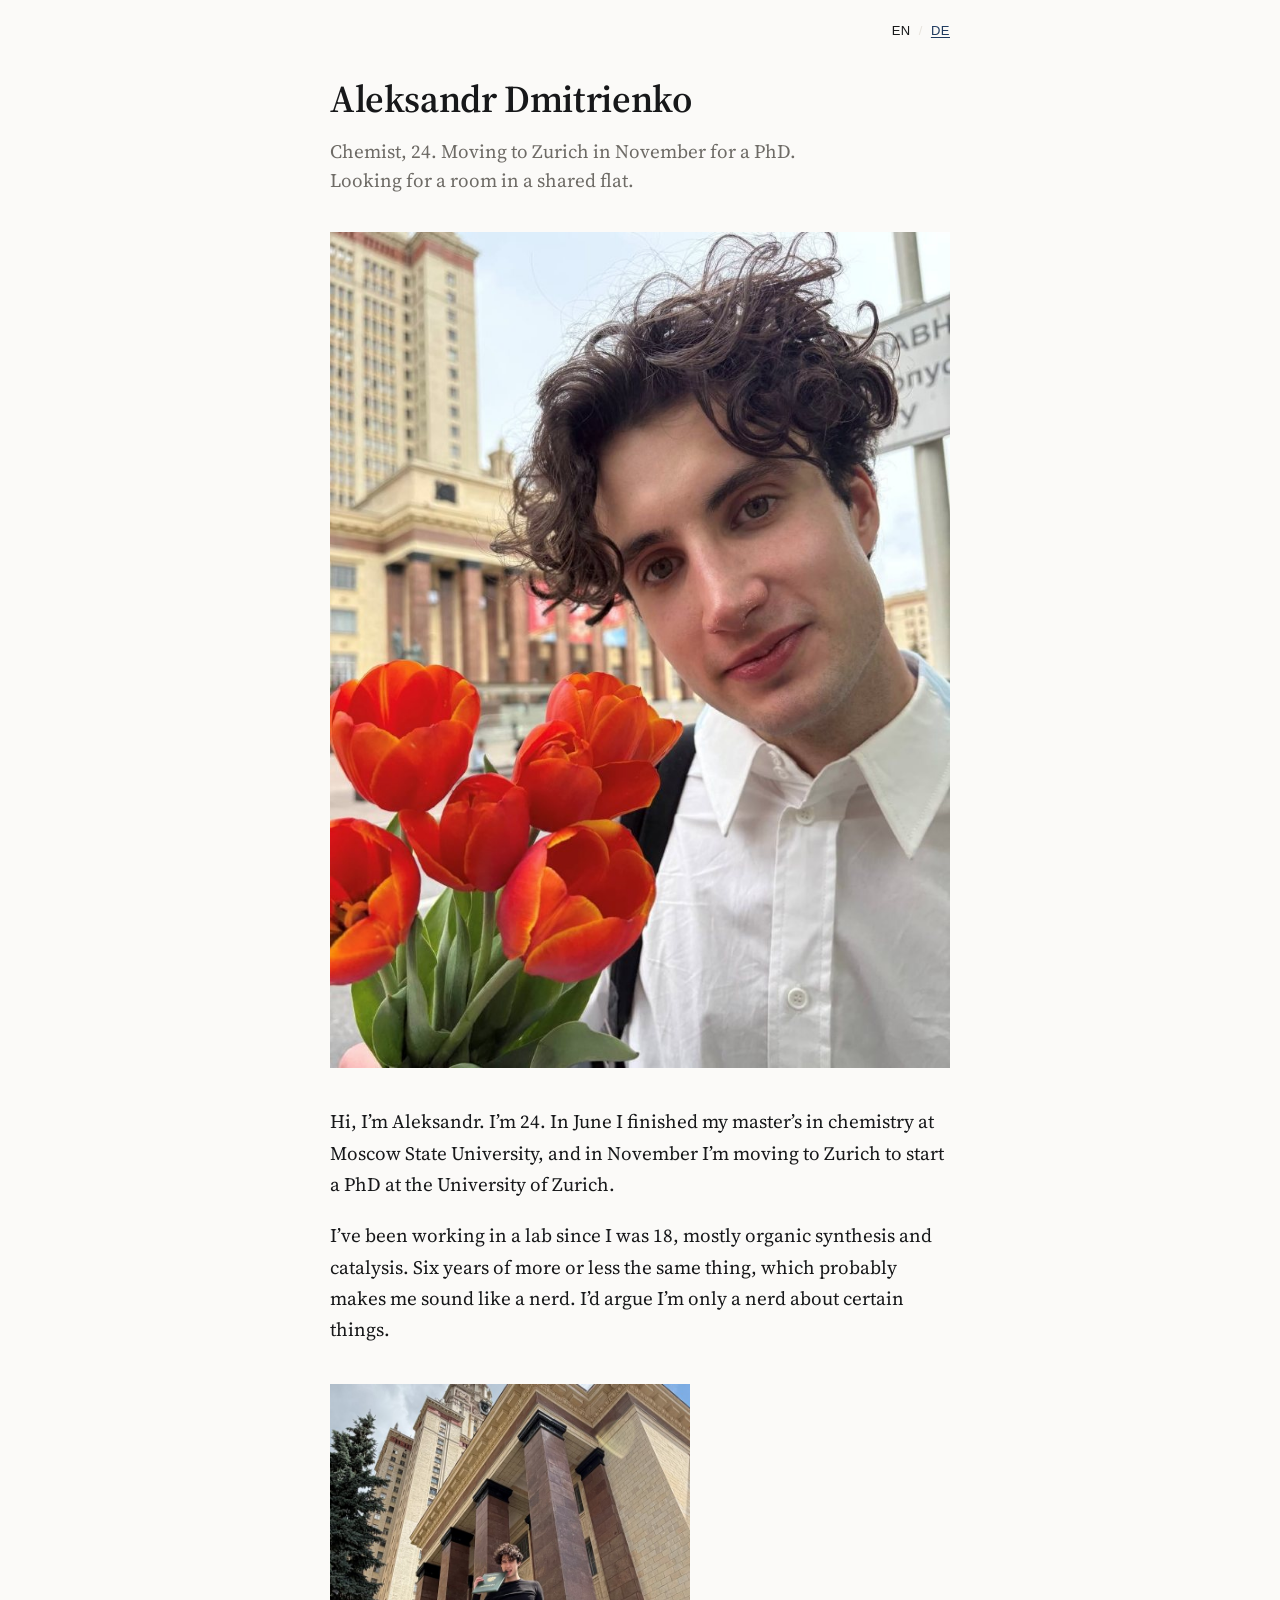
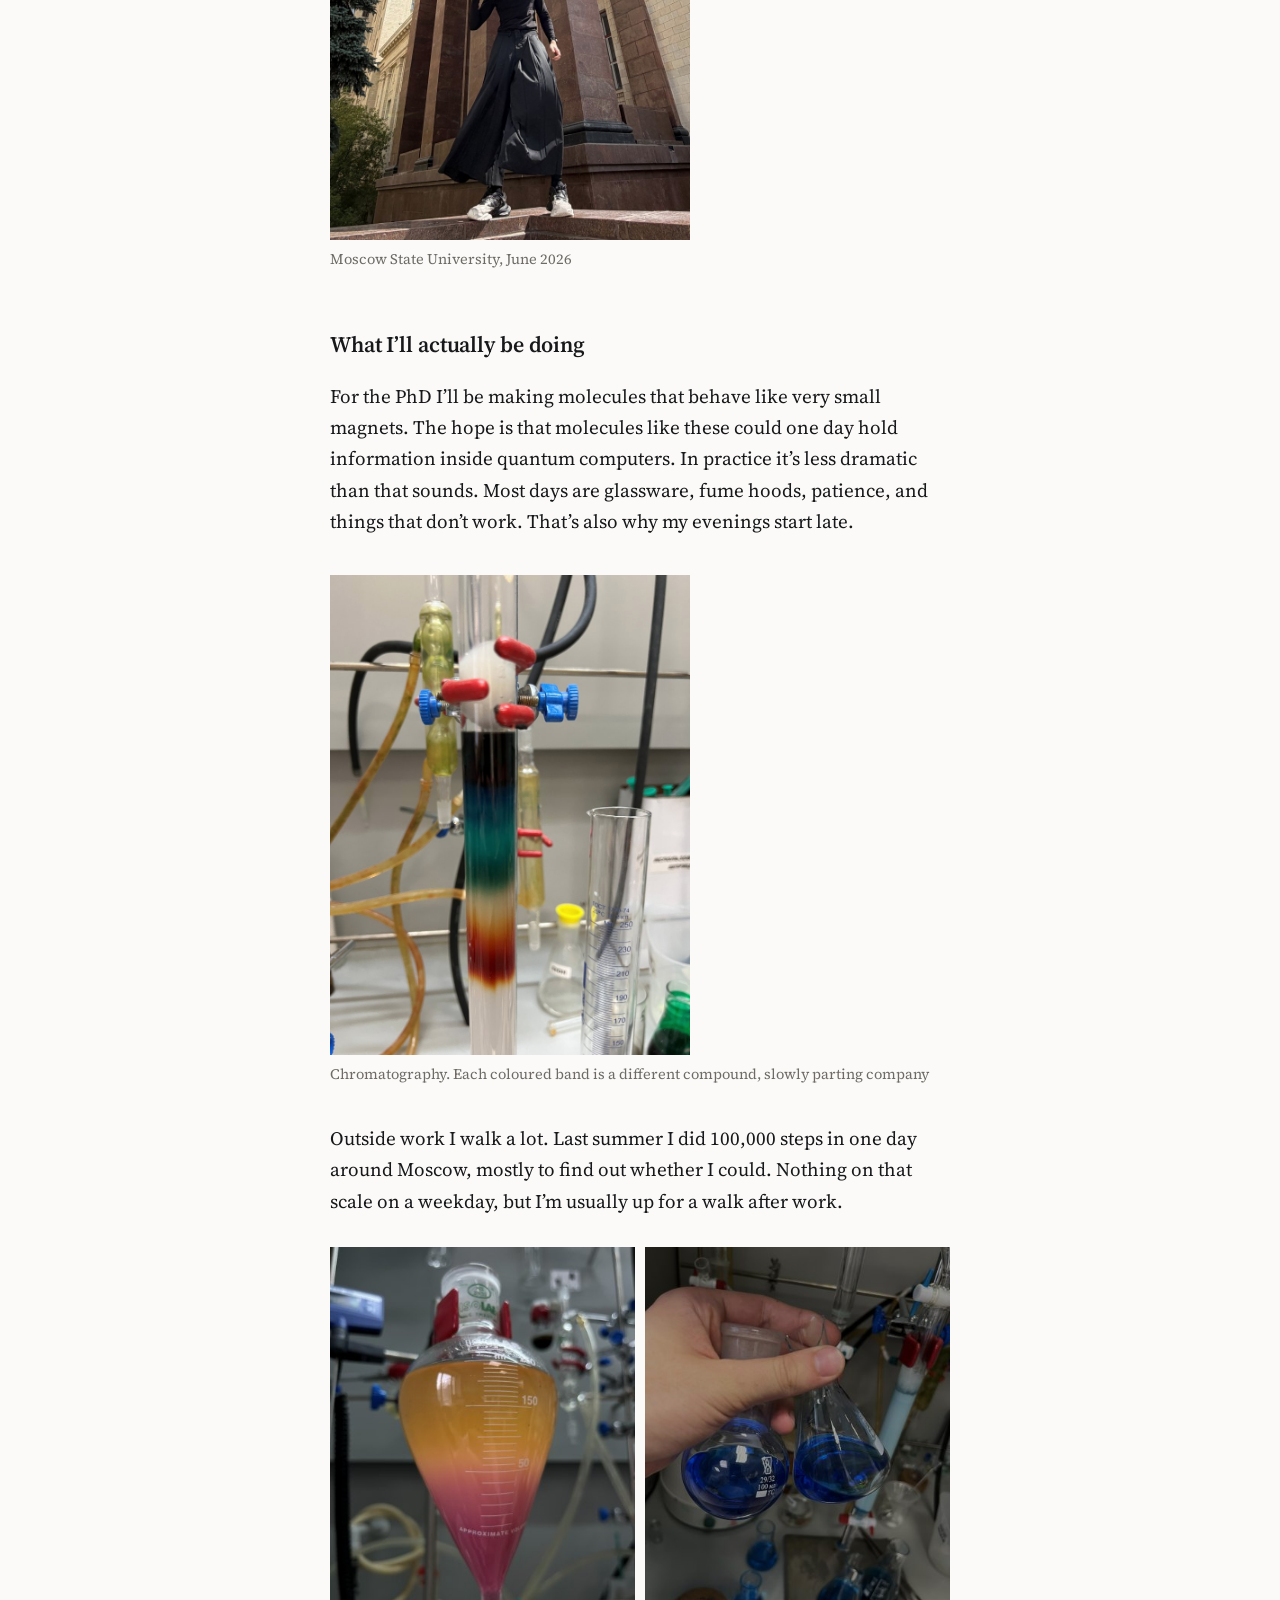
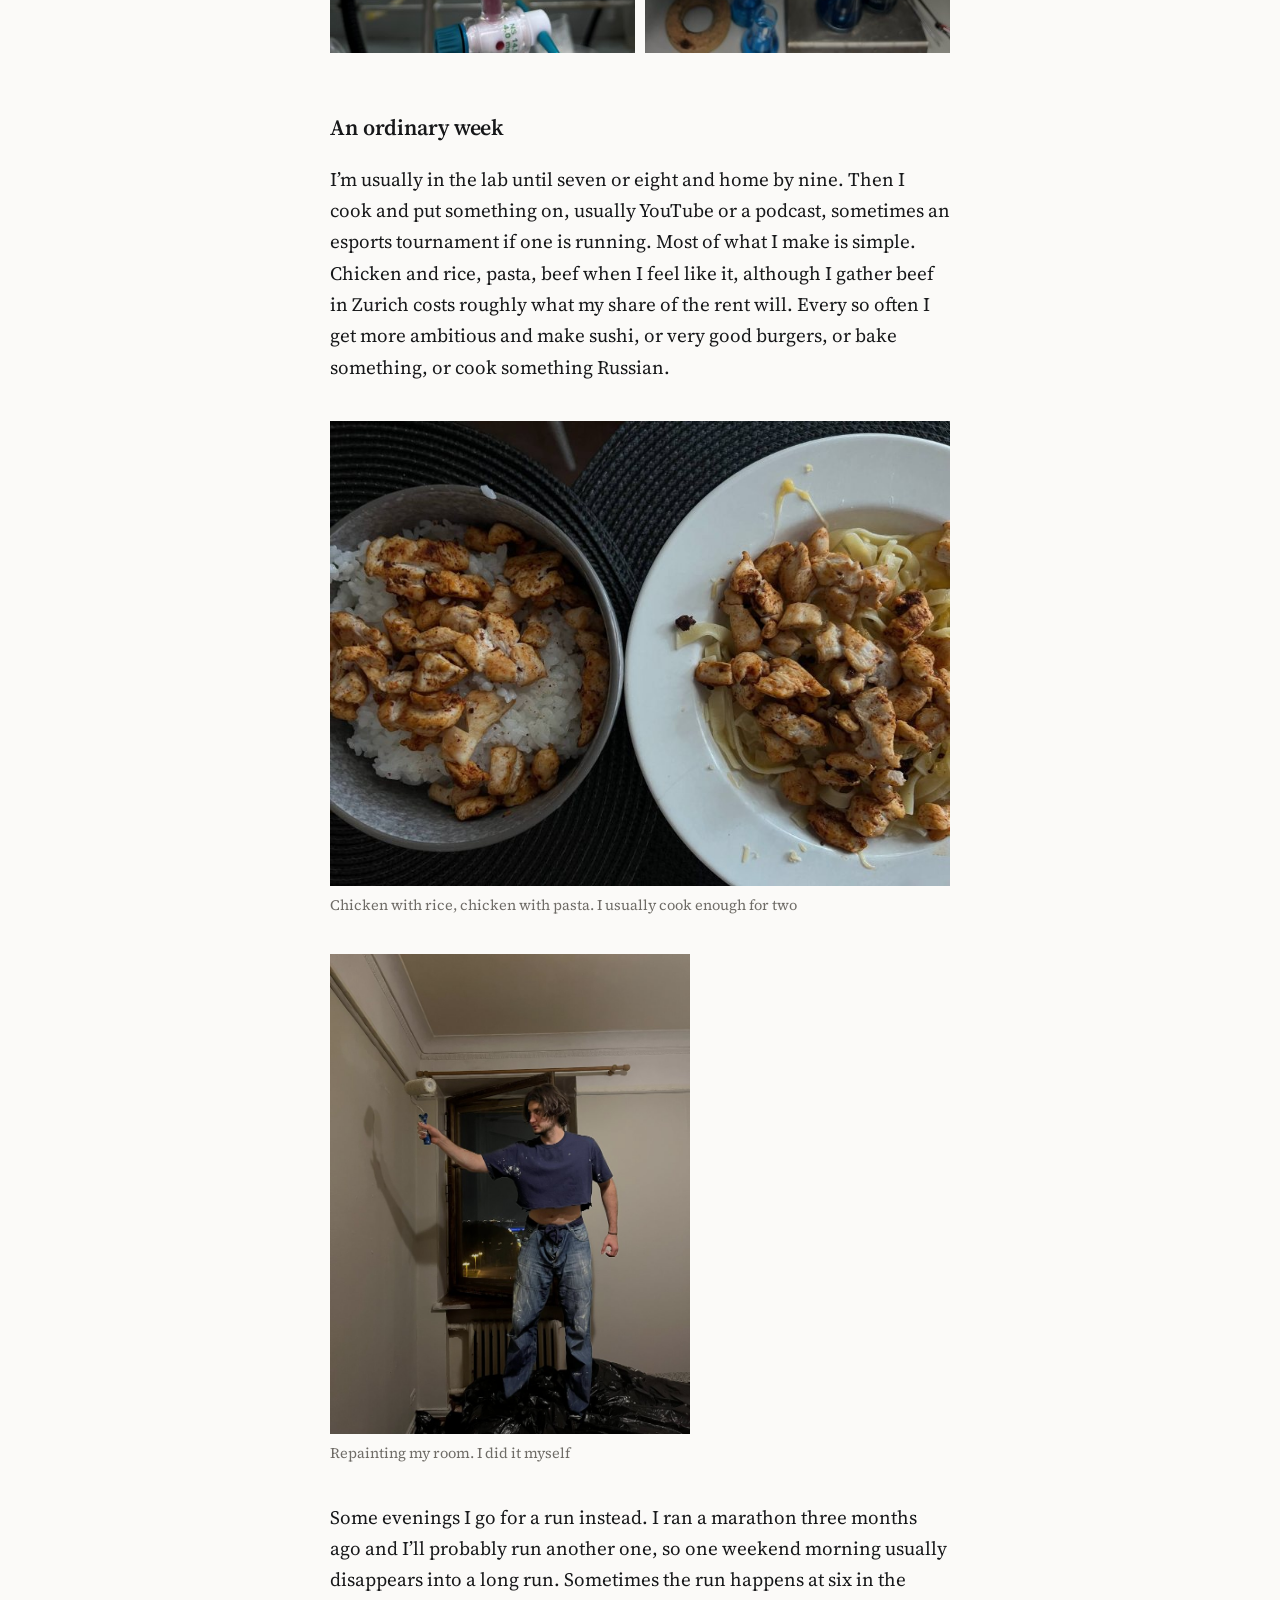
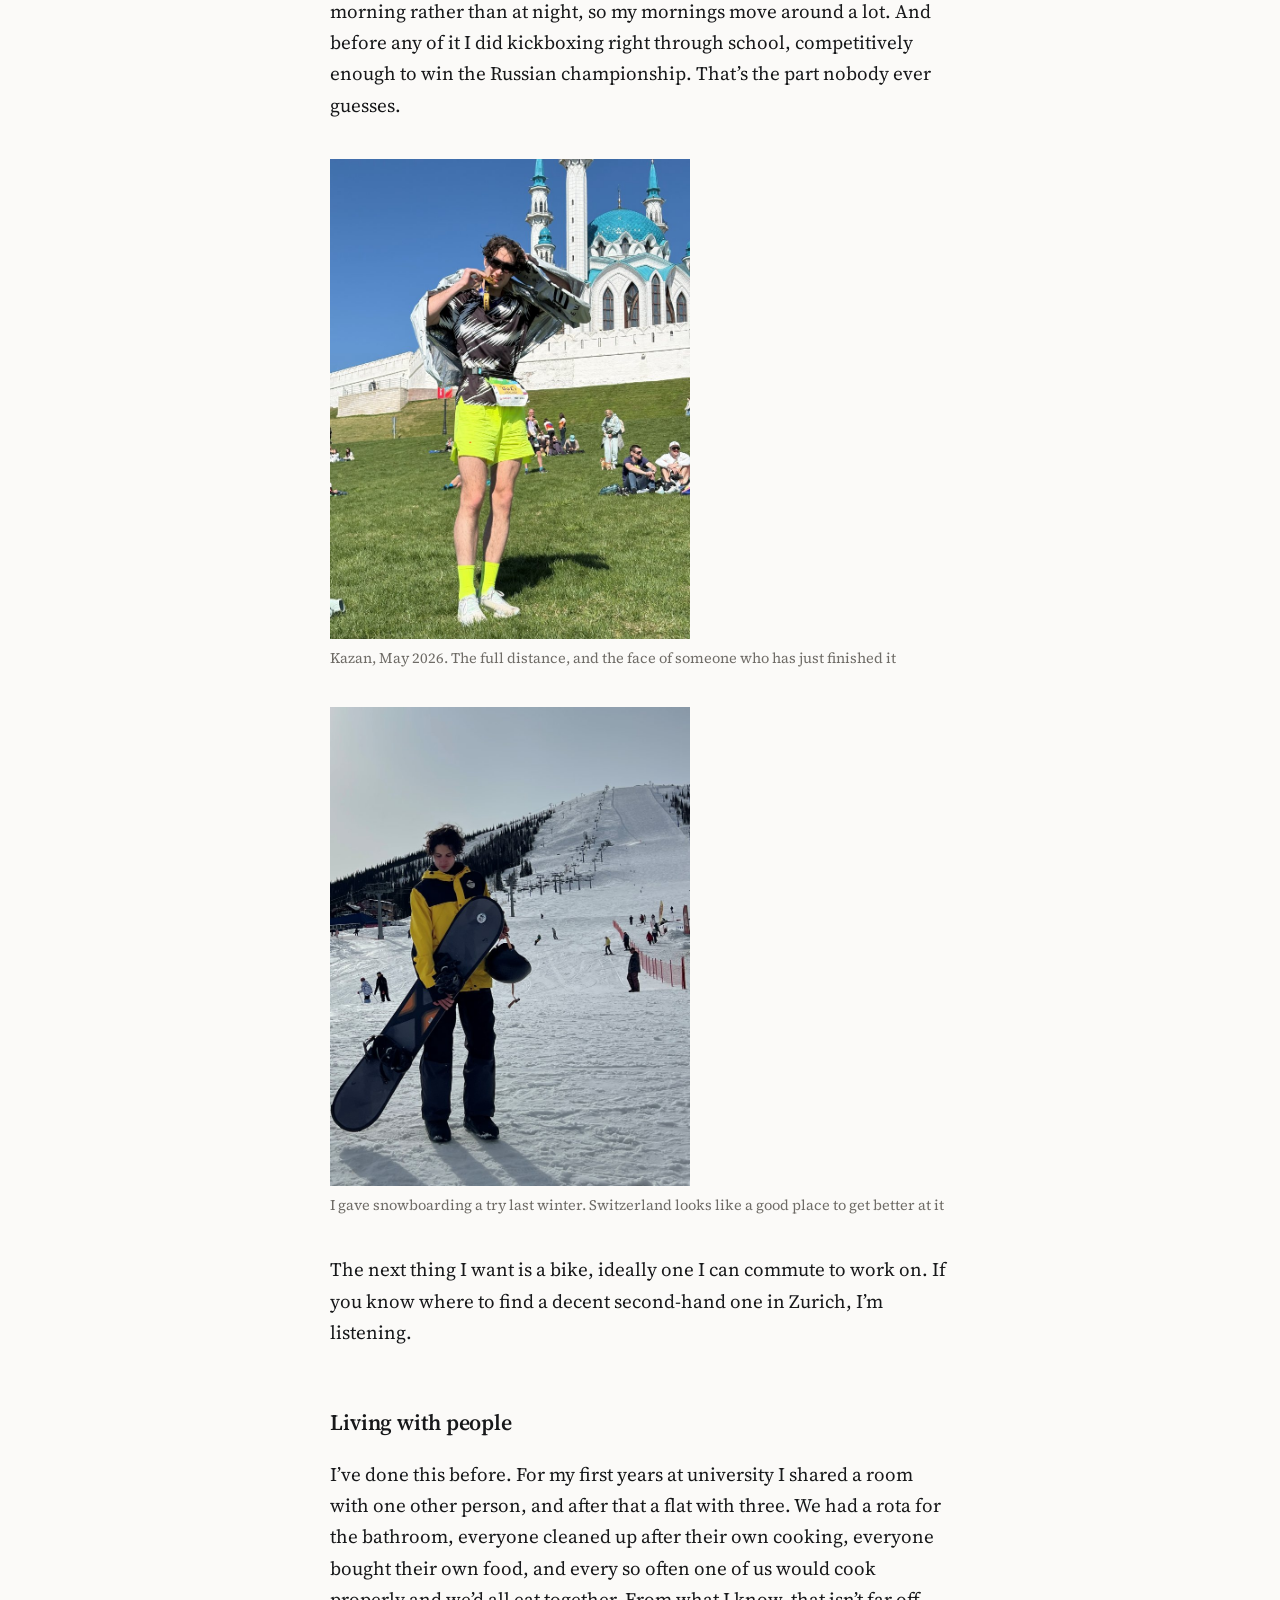
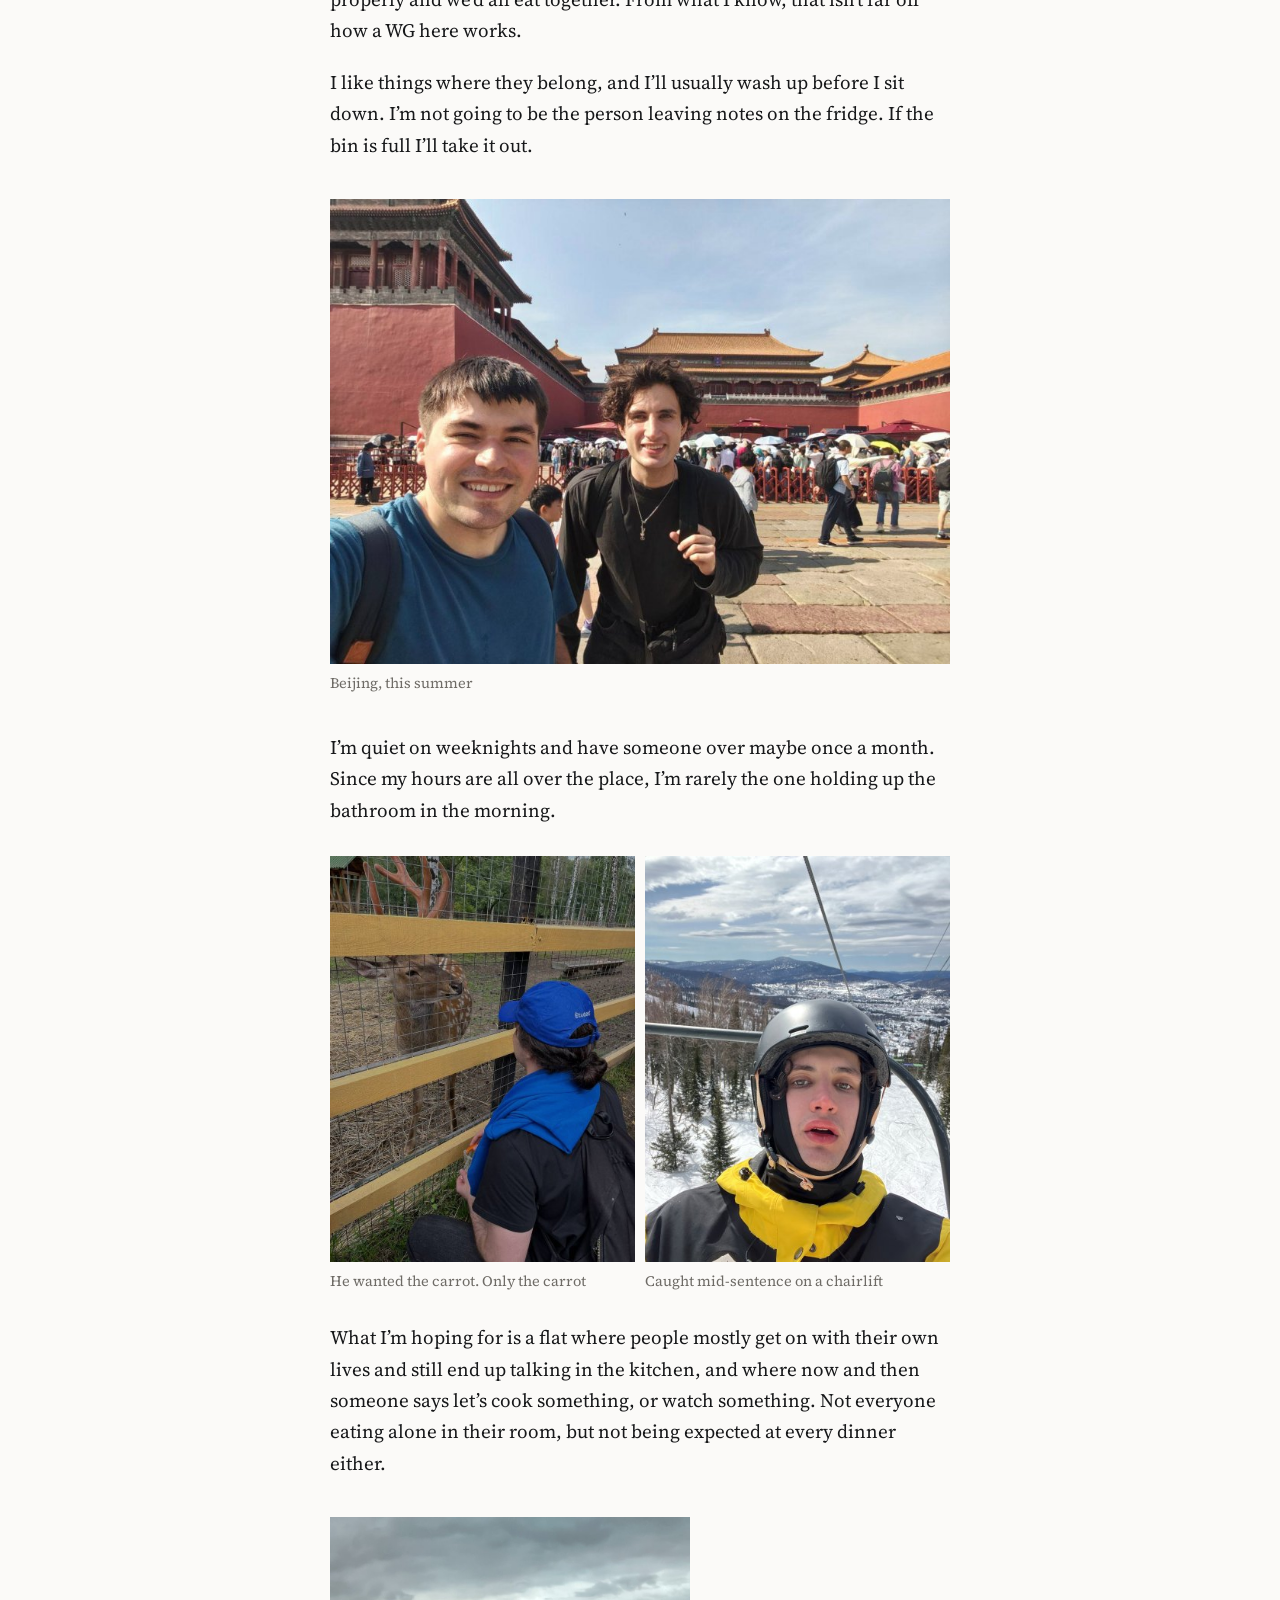
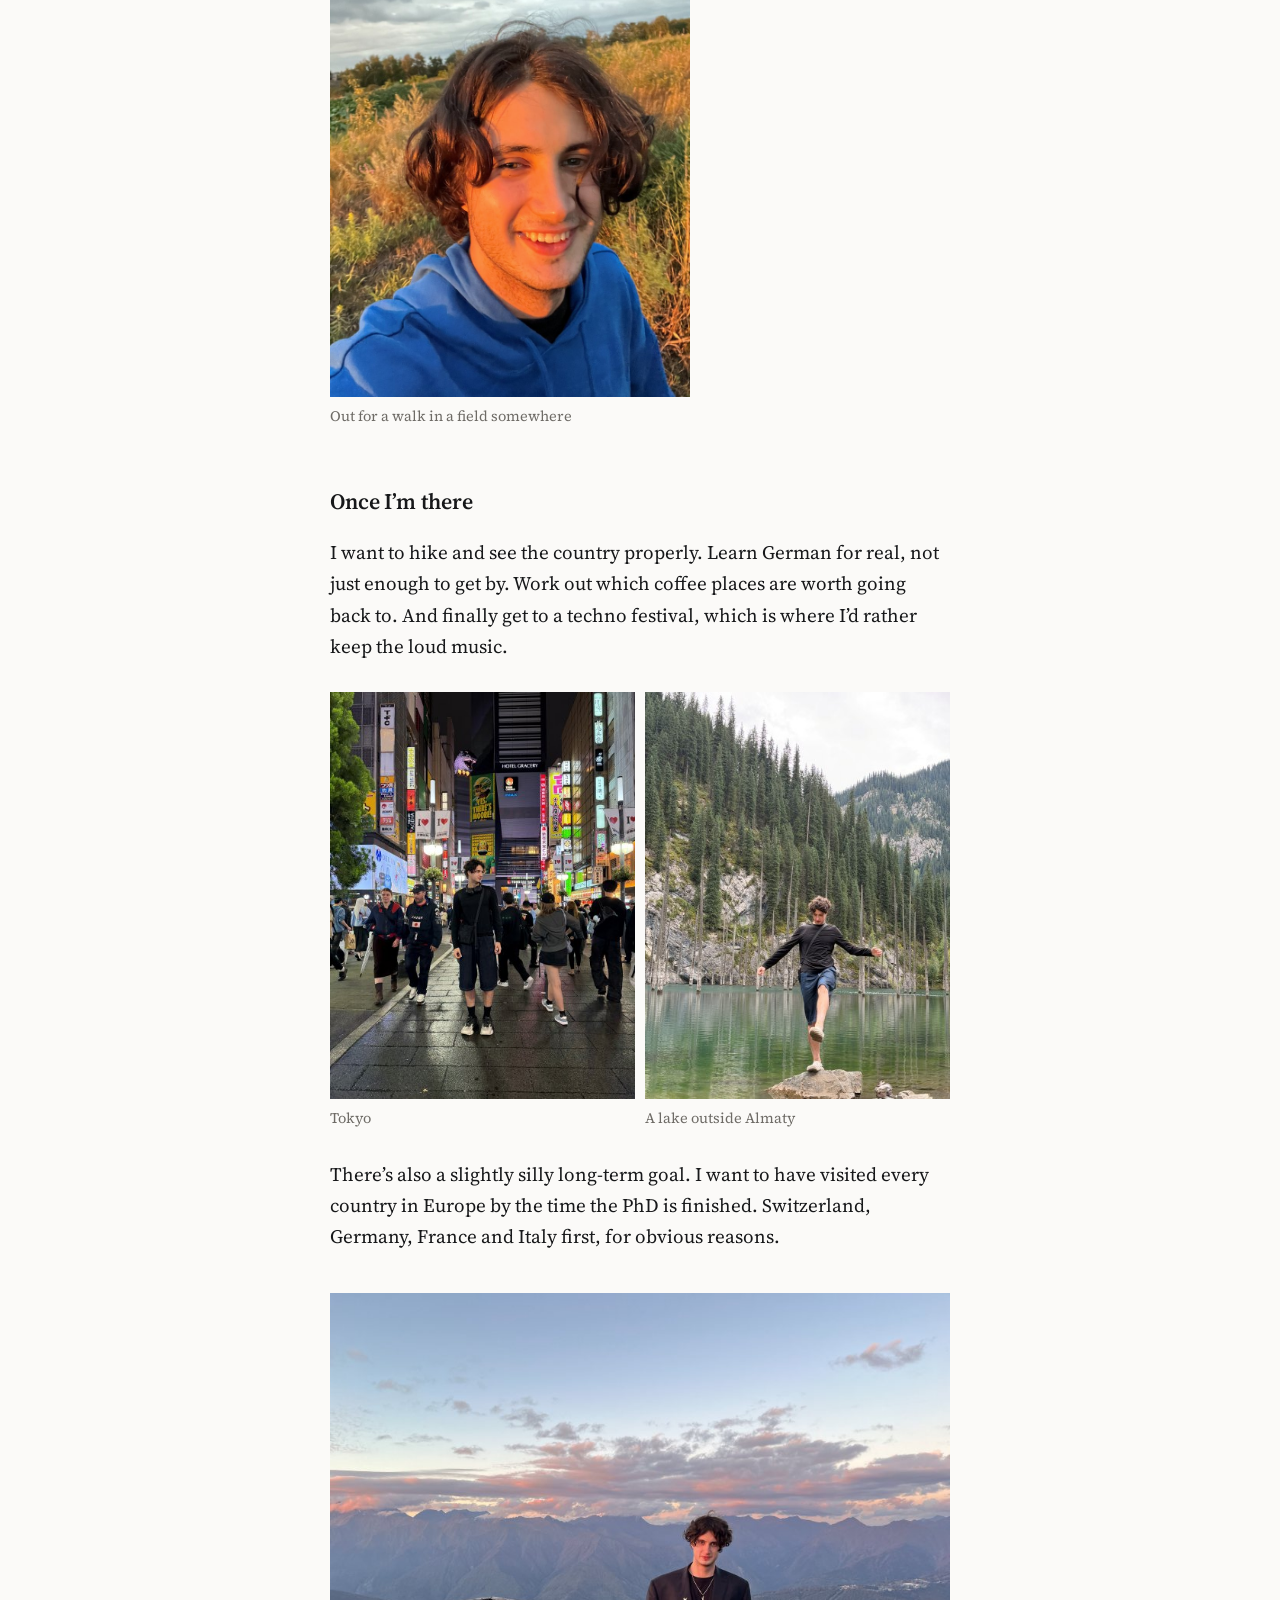
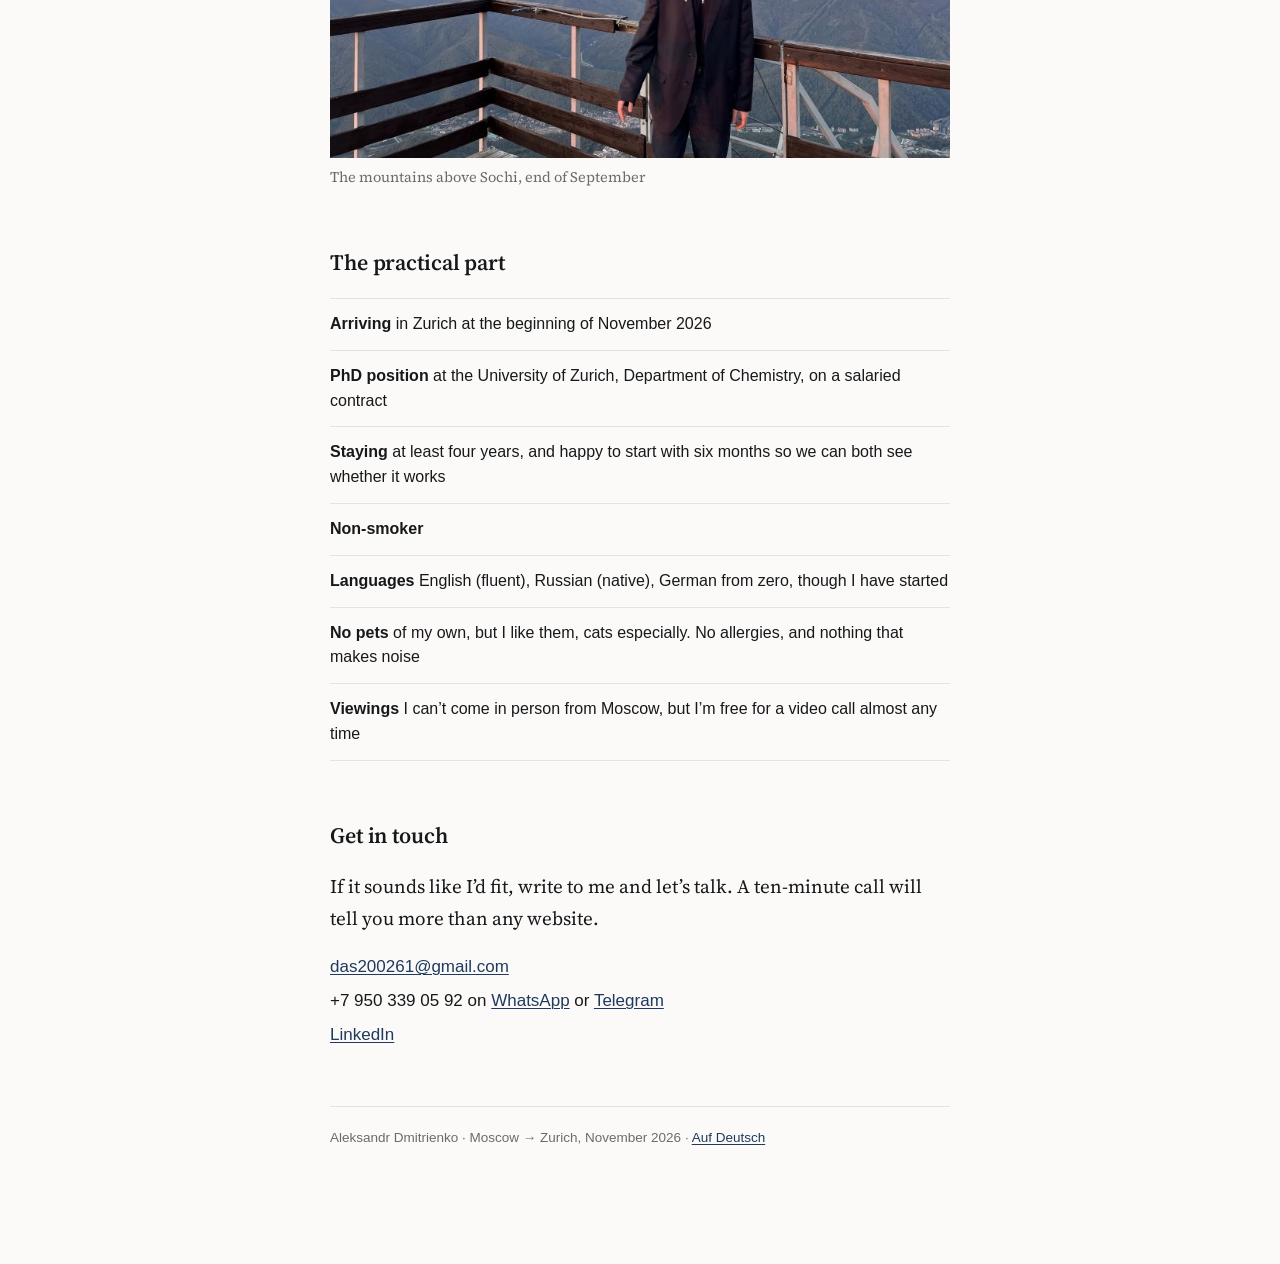
<file: index.html>
<!doctype html>
<html lang="en">
<head>
<meta charset="utf-8">
<meta name="viewport" content="width=device-width, initial-scale=1">

<title>Aleksandr Dmitrienko, looking for a room in Zurich</title>
<meta name="description" content="Chemist, 24. Moving to Zurich in November 2026 for a PhD at the University of Zurich. Looking for a room in a shared flat.">

<link rel="canonical" href="https://aleksandr-dmitrienko.github.io/">
<link rel="alternate" hreflang="en" href="https://aleksandr-dmitrienko.github.io/">
<link rel="alternate" hreflang="de" href="https://aleksandr-dmitrienko.github.io/de/">
<link rel="alternate" hreflang="x-default" href="https://aleksandr-dmitrienko.github.io/">

<meta property="og:type" content="profile">
<meta property="og:locale" content="en_GB">
<meta property="og:locale:alternate" content="de_CH">
<meta property="og:site_name" content="Aleksandr Dmitrienko">
<meta property="og:title" content="Aleksandr Dmitrienko, looking for a room in Zurich">
<meta property="og:description" content="Chemist, 24. Moving to Zurich in November for a PhD. Looking for a room in a shared flat.">
<meta property="og:url" content="https://aleksandr-dmitrienko.github.io/">
<meta property="og:image" content="https://aleksandr-dmitrienko.github.io/assets/img/og.jpg">
<meta property="og:image:width" content="1200">
<meta property="og:image:height" content="630">
<meta property="og:image:alt" content="Aleksandr, grinning, in front of a mountain lake.">
<meta name="twitter:card" content="summary_large_image">

<meta name="theme-color" content="#FBFAF8">
<link rel="icon" href="assets/favicon.svg" type="image/svg+xml">
<link rel="apple-touch-icon" href="assets/apple-touch-icon.png">

<link rel="preconnect" href="https://fonts.googleapis.com">
<link rel="preconnect" href="https://fonts.gstatic.com" crossorigin>
<link rel="stylesheet" href="https://fonts.googleapis.com/css2?family=Source+Serif+4:opsz,wght@8..60,400;8..60,600&amp;display=swap">
<link rel="stylesheet" href="assets/style.css">
</head>

<body>
<div class="wrap">

  <nav class="topbar" aria-label="Language">
    <a href="index.html" aria-current="page" hreflang="en">EN</a>
    <span class="sep">/</span>
    <a href="de/index.html" hreflang="de">DE</a>
  </nav>

  <header>
    <h1>Aleksandr Dmitrienko</h1>
    <p class="standfirst">Chemist, 24. Moving to Zurich in November for a PhD.<br>Looking for a room in a shared flat.</p>
  </header>

  <figure>
    <img src="assets/img/hero-800.jpg" width="800" height="1079" alt="Aleksandr outside Moscow State University, holding a bunch of red tulips." fetchpriority="high" decoding="async">
  </figure>

  <p>Hi, I&rsquo;m Aleksandr. I&rsquo;m 24. In June I finished my master&rsquo;s in chemistry at Moscow State University, and in November I&rsquo;m moving to Zurich to start a PhD at the University of Zurich.</p>

  <p>I&rsquo;ve been working in a lab since I was 18, mostly organic synthesis and catalysis. Six years of more or less the same thing, which probably makes me sound like a nerd. I&rsquo;d argue I&rsquo;m only a nerd about certain things.</p>

  <figure class="tall">
    <img src="assets/img/graduation-800.jpg" srcset="assets/img/graduation-800.jpg 800w, assets/img/graduation-1200.jpg 1200w" sizes="(min-width:700px) 360px, calc((100vw - 40px) * 0.68)" width="800" height="1016" alt="Aleksandr in a graduation gown holding his diploma in front of the main building of Moscow State University." loading="lazy" decoding="async">
    <figcaption>Moscow State University, June 2026</figcaption>
  </figure>

  <h2>What I&rsquo;ll actually be doing</h2>

  <p>For the PhD I&rsquo;ll be making molecules that behave like very small magnets. The hope is that molecules like these could one day hold information inside quantum computers. In practice it&rsquo;s less dramatic than that sounds. Most days are glassware, fume hoods, patience, and things that don&rsquo;t work. That&rsquo;s also why my evenings start late.</p>

  <figure class="tall">
    <img src="assets/img/lab-column-800.jpg" srcset="assets/img/lab-column-800.jpg 800w, assets/img/lab-column-1200.jpg 1200w" sizes="(min-width:700px) 360px, calc((100vw - 40px) * 0.68)" width="800" height="1067" alt="A glass chromatography column with bands of dark blue, green, orange and red separating down the tube." loading="lazy" decoding="async">
    <figcaption>Chromatography. Each coloured band is a different compound, slowly parting company</figcaption>
  </figure>

  <p>Outside work I walk a lot. Last summer I did 100,000 steps in one day around Moscow, mostly to find out whether I could. Nothing on that scale on a weekday, but I&rsquo;m usually up for a walk after work.</p>

  <div class="pair">
    <figure>
      <img src="assets/img/lab-funnel-400.jpg" srcset="assets/img/lab-funnel-400.jpg 400w, assets/img/lab-funnel-520.jpg 520w" sizes="(min-width:700px) 305px, calc(50vw - 25px)" width="400" height="533" alt="A separating funnel holding two layers, orange above and pink below." loading="lazy" decoding="async">
    </figure>
    <figure>
      <img src="assets/img/lab-flasks-400.jpg" srcset="assets/img/lab-flasks-400.jpg 400w, assets/img/lab-flasks-520.jpg 520w" sizes="(min-width:700px) 305px, calc(50vw - 25px)" width="400" height="533" alt="A hand holding two flasks of bright blue solution." loading="lazy" decoding="async">
    </figure>
  </div>

  <h2>An ordinary week</h2>

  <p>I&rsquo;m usually in the lab until seven or eight and home by nine. Then I cook and put something on, usually YouTube or a podcast, sometimes an esports tournament if one is running. Most of what I make is simple. Chicken and rice, pasta, beef when I feel like it, although I gather beef in Zurich costs roughly what my share of the rent will. Every so often I get more ambitious and make sushi, or very good burgers, or bake something, or cook something Russian.</p>

  <figure>
    <img src="assets/img/food-800.jpg" srcset="assets/img/food-800.jpg 800w, assets/img/food-1200.jpg 1200w" sizes="(min-width:700px) 620px, calc(100vw - 40px)" width="800" height="600" alt="Two plates on a table, chicken with rice and chicken with pasta." loading="lazy" decoding="async">
    <figcaption>Chicken with rice, chicken with pasta. I usually cook enough for two</figcaption>
  </figure>

  <figure class="tall">
    <img src="assets/img/painting-800.jpg" srcset="assets/img/painting-800.jpg 800w, assets/img/painting-1200.jpg 1200w" sizes="(min-width:700px) 360px, calc((100vw - 40px) * 0.68)" width="800" height="1067" alt="Aleksandr painting a wall with a roller at night, in paint-covered jeans." loading="lazy" decoding="async">
    <figcaption>Repainting my room. I did it myself</figcaption>
  </figure>

  <p>Some evenings I go for a run instead. I ran a marathon three months ago and I&rsquo;ll probably run another one, so one weekend morning usually disappears into a long run. Sometimes the run happens at six in the morning rather than at night, so my mornings move around a lot. And before any of it I did kickboxing right through school, competitively enough to win the Russian championship. That&rsquo;s the part nobody ever guesses.</p>

  <figure class="tall">
    <img src="assets/img/marathon-800.jpg" srcset="assets/img/marathon-800.jpg 800w, assets/img/marathon-1200.jpg 1200w" sizes="(min-width:700px) 360px, calc((100vw - 40px) * 0.68)" width="800" height="1067" alt="Aleksandr just after finishing a marathon, wrapped in a foil blanket with a medal, in front of the Kazan Kremlin." loading="lazy" decoding="async">
    <figcaption>Kazan, May 2026. The full distance, and the face of someone who has just finished it</figcaption>
  </figure>

  <figure class="tall">
    <img src="assets/img/snowboard-800.jpg" srcset="assets/img/snowboard-800.jpg 800w, assets/img/snowboard-1200.jpg 1200w" sizes="(min-width:700px) 360px, calc((100vw - 40px) * 0.68)" width="800" height="1067" alt="Aleksandr standing on a ski slope holding a snowboard." loading="lazy" decoding="async">
    <figcaption>I gave snowboarding a try last winter. Switzerland looks like a good place to get better at it</figcaption>
  </figure>

  <p>The next thing I want is a bike, ideally one I can commute to work on. If you know where to find a decent second-hand one in Zurich, I&rsquo;m listening.</p>

  <h2>Living with people</h2>

  <p>I&rsquo;ve done this before. For my first years at university I shared a room with one other person, and after that a flat with three. We had a rota for the bathroom, everyone cleaned up after their own cooking, everyone bought their own food, and every so often one of us would cook properly and we&rsquo;d all eat together. From what I know, that isn&rsquo;t far off how a WG here works.</p>

  <p>I like things where they belong, and I&rsquo;ll usually wash up before I sit down. I&rsquo;m not going to be the person leaving notes on the fridge. If the bin is full I&rsquo;ll take it out.</p>

  <figure>
    <img src="assets/img/beijing-800.jpg" srcset="assets/img/beijing-800.jpg 800w, assets/img/beijing-1200.jpg 1200w" sizes="(min-width:700px) 620px, calc(100vw - 40px)" width="800" height="600" alt="Aleksandr and a friend taking a selfie in front of the Forbidden City in Beijing." loading="lazy" decoding="async">
    <figcaption>Beijing, this summer</figcaption>
  </figure>

  <p>I&rsquo;m quiet on weeknights and have someone over maybe once a month. Since my hours are all over the place, I&rsquo;m rarely the one holding up the bathroom in the morning.</p>

  <div class="pair">
    <figure>
      <img src="assets/img/deer-400.jpg" srcset="assets/img/deer-400.jpg 400w, assets/img/deer-520.jpg 520w" sizes="(min-width:700px) 305px, calc(50vw - 25px)" width="400" height="533" alt="Aleksandr crouching by a fence, feeding a carrot to a spotted deer." loading="lazy" decoding="async">
      <figcaption>He wanted the carrot. Only the carrot</figcaption>
    </figure>
    <figure>
      <img src="assets/img/chairlift-400.jpg" srcset="assets/img/chairlift-400.jpg 400w, assets/img/chairlift-520.jpg 520w" sizes="(min-width:700px) 305px, calc(50vw - 25px)" width="400" height="533" alt="Aleksandr on a chairlift wearing a helmet, snowy mountains behind him." loading="lazy" decoding="async">
      <figcaption>Caught mid-sentence on a chairlift</figcaption>
    </figure>
  </div>

  <p>What I&rsquo;m hoping for is a flat where people mostly get on with their own lives and still end up talking in the kitchen, and where now and then someone says let&rsquo;s cook something, or watch something. Not everyone eating alone in their room, but not being expected at every dinner either.</p>

  <figure class="tall">
    <img src="assets/img/portrait-800.jpg" srcset="assets/img/portrait-800.jpg 800w, assets/img/portrait-1200.jpg 1200w" sizes="(min-width:700px) 360px, calc((100vw - 40px) * 0.68)" width="800" height="1067" alt="Aleksandr smiling in a blue hoodie, in a field at sunset." loading="lazy" decoding="async">
    <figcaption>Out for a walk in a field somewhere</figcaption>
  </figure>

  <h2>Once I&rsquo;m there</h2>

  <p>I want to hike and see the country properly. Learn German for real, not just enough to get by. Work out which coffee places are worth going back to. And finally get to a techno festival, which is where I&rsquo;d rather keep the loud music.</p>

  <div class="pair">
    <figure>
      <img src="assets/img/tokyo-400.jpg" srcset="assets/img/tokyo-400.jpg 400w, assets/img/tokyo-520.jpg 520w" sizes="(min-width:700px) 305px, calc(50vw - 25px)" width="400" height="533" alt="Aleksandr standing in a neon-lit street in Tokyo at night." loading="lazy" decoding="async">
      <figcaption>Tokyo</figcaption>
    </figure>
    <figure>
      <img src="assets/img/almaty-lake-400.jpg" srcset="assets/img/almaty-lake-400.jpg 400w, assets/img/almaty-lake-520.jpg 520w" sizes="(min-width:700px) 305px, calc(50vw - 25px)" width="400" height="533" alt="Aleksandr balancing on one leg on a rock at a lake with drowned trees standing in the water." loading="lazy" decoding="async">
      <figcaption>A lake outside Almaty</figcaption>
    </figure>
  </div>

  <p>There&rsquo;s also a slightly silly long-term goal. I want to have visited every country in Europe by the time the PhD is finished. Switzerland, Germany, France and Italy first, for obvious reasons.</p>

  <figure class="wide">
    <img src="assets/img/mountains-800.jpg" srcset="assets/img/mountains-800.jpg 800w, assets/img/mountains-1200.jpg 1200w" sizes="(min-width:700px) 620px, calc(100vw - 40px)" width="800" height="600" alt="Mountain ridges at sunset seen from a viewing platform, with a valley below." loading="lazy" decoding="async">
    <figcaption>The mountains above Sochi, end of September</figcaption>
  </figure>

  <h2>The practical part</h2>

  <ul class="facts">
    <li><b>Arriving</b> in Zurich at the beginning of November 2026</li>
    <li><b>PhD position</b> at the University of Zurich, Department of Chemistry, on a salaried contract</li>
    <li><b>Staying</b> at least four years, and happy to start with six months so we can both see whether it works</li>
    <li><b>Non-smoker</b></li>
    <li><b>Languages</b> English (fluent), Russian (native), German from zero, though I have started</li>
    <li><b>No pets</b> of my own, but I like them, cats especially. No allergies, and nothing that makes noise</li>
    <li><b>Viewings</b> I can&rsquo;t come in person from Moscow, but I&rsquo;m free for a video call almost any time</li>
  </ul>

  <h2>Get in touch</h2>

  <div class="contact">
    <p>If it sounds like I&rsquo;d fit, write to me and let&rsquo;s talk. A ten-minute call will tell you more than any website.</p>
    <p class="contact-links">
      <a href="mailto:das200261@gmail.com">das200261@gmail.com</a><br>
      +7 950 339 05 92 on <a href="https://wa.me/79503390592">WhatsApp</a> or <a href="https://t.me/+79503390592">Telegram</a><br>
      <a href="https://www.linkedin.com/in/alexander-dmitrienko/" rel="me">LinkedIn</a>
    </p>
  </div>

  <footer>
    <p>Aleksandr Dmitrienko &middot; Moscow &rarr; Zurich, November 2026 &middot; <a href="de/index.html" hreflang="de">Auf Deutsch</a></p>
  </footer>

</div>
</body>
</html>
</file>
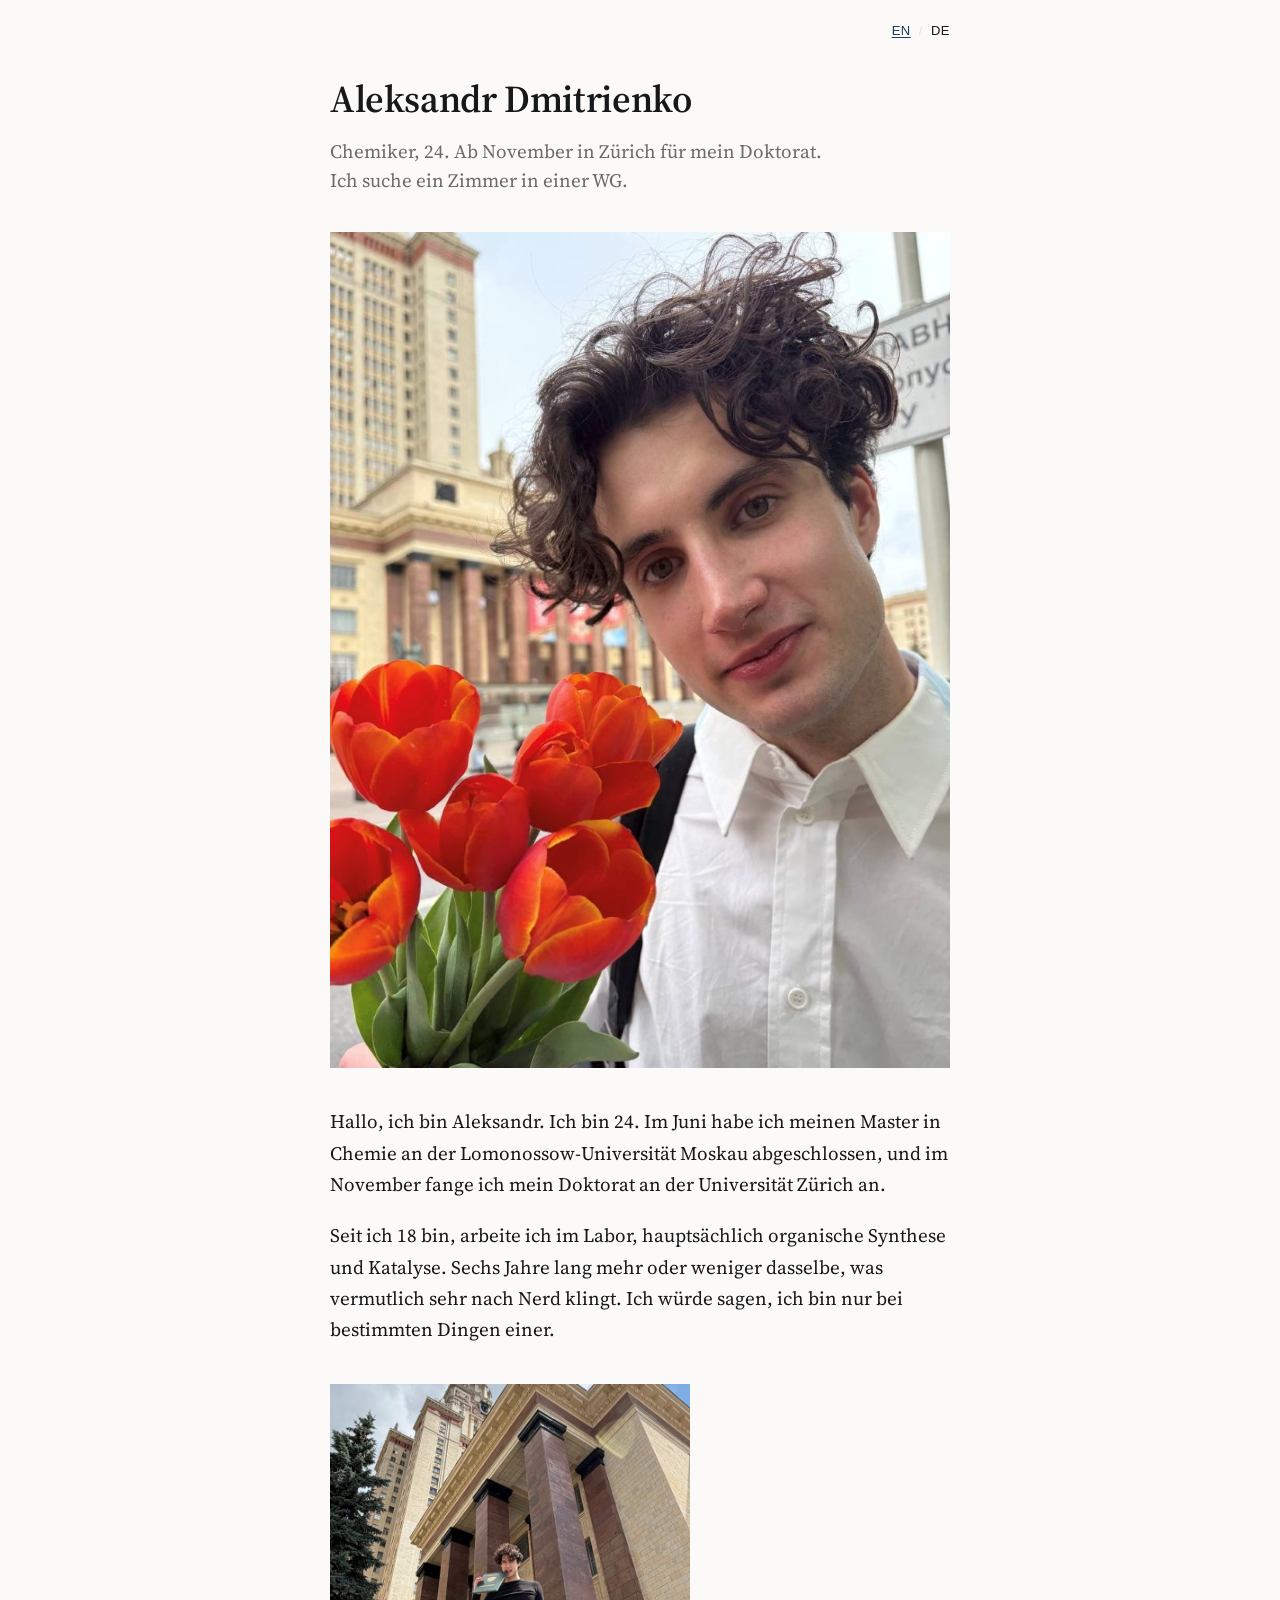
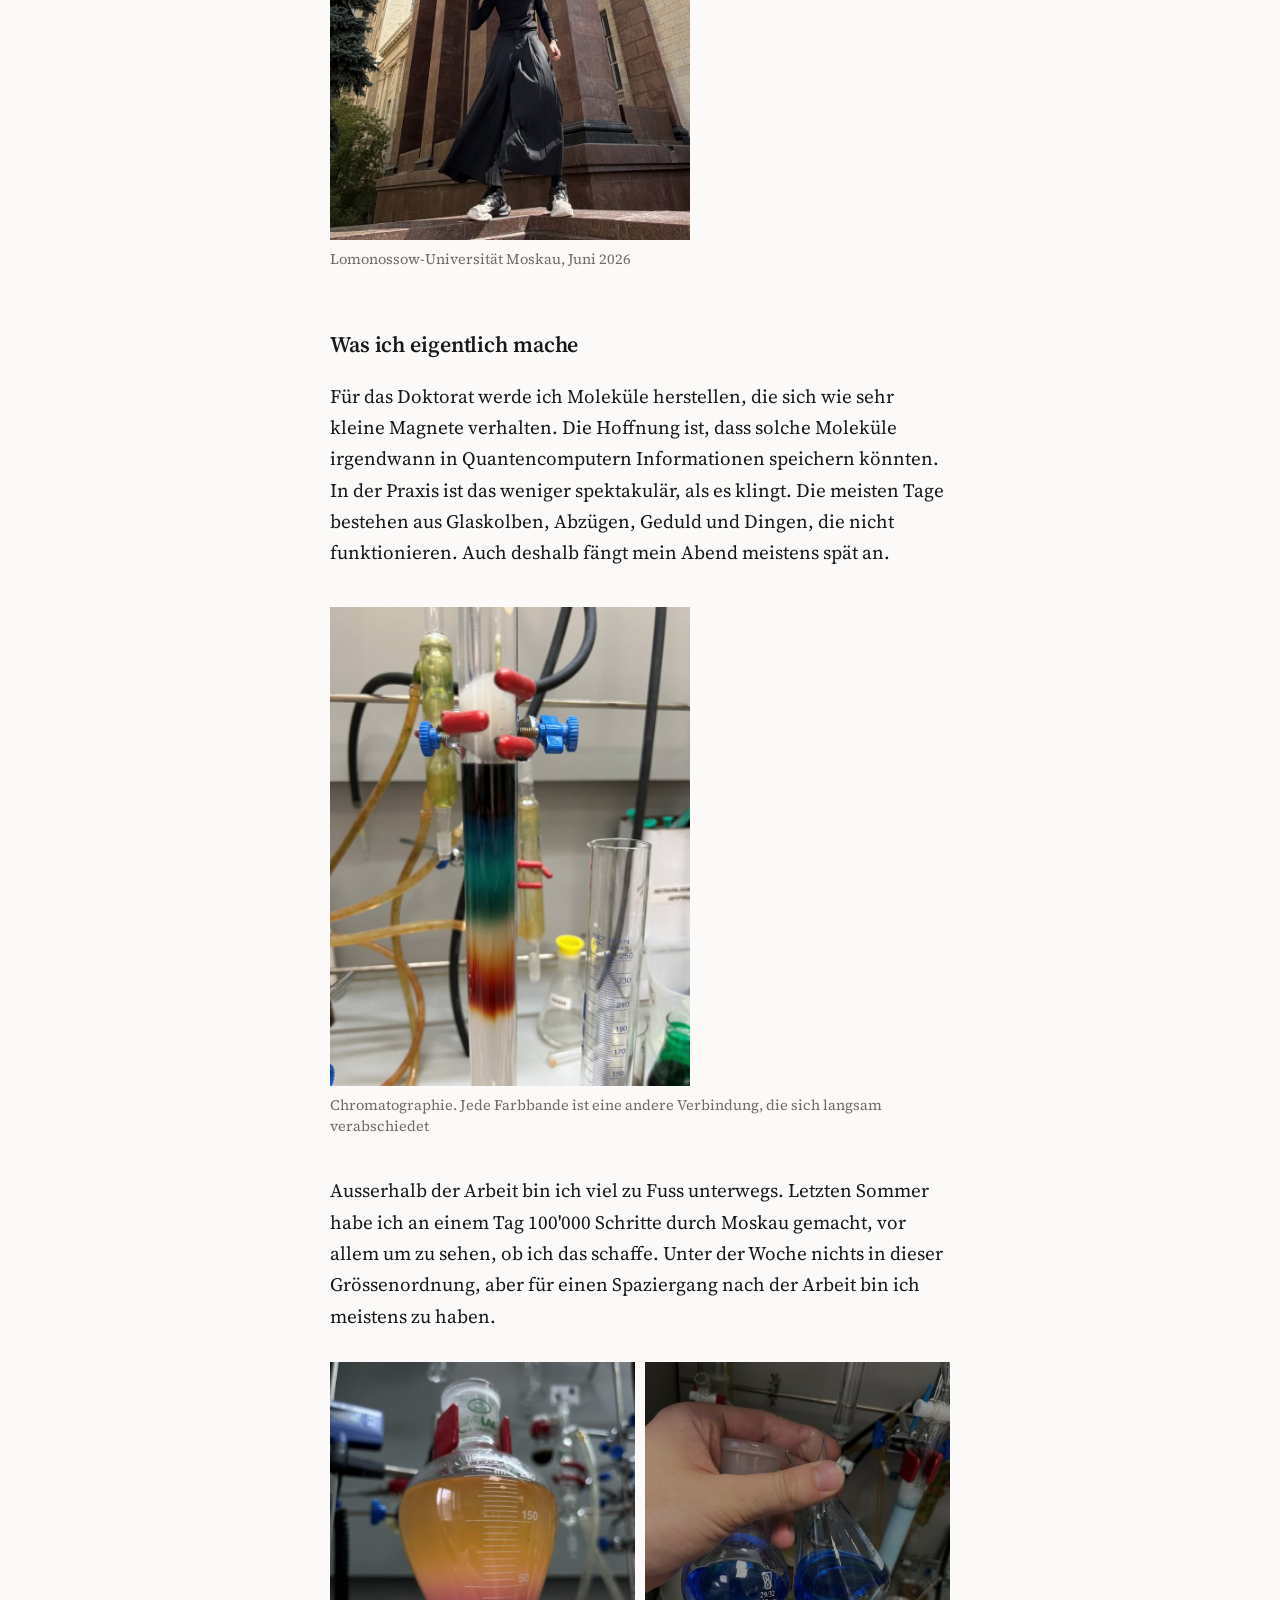
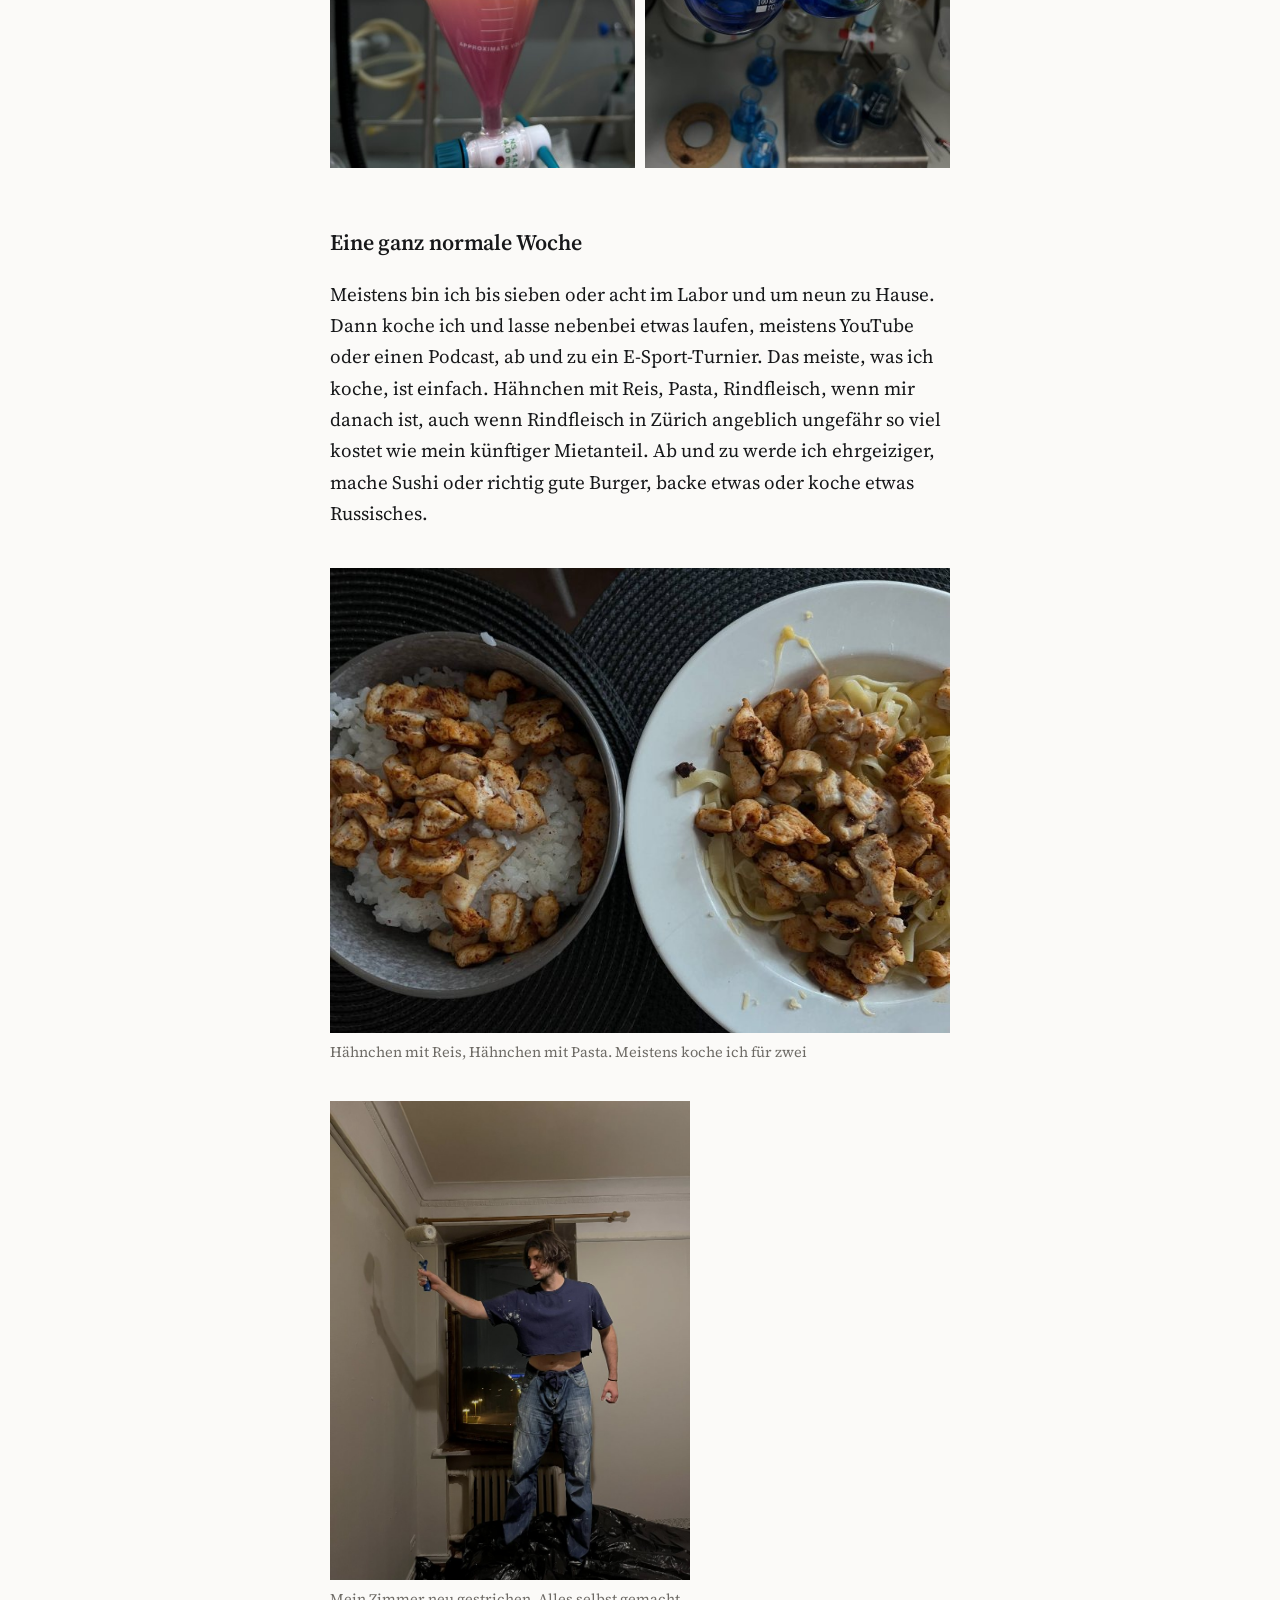
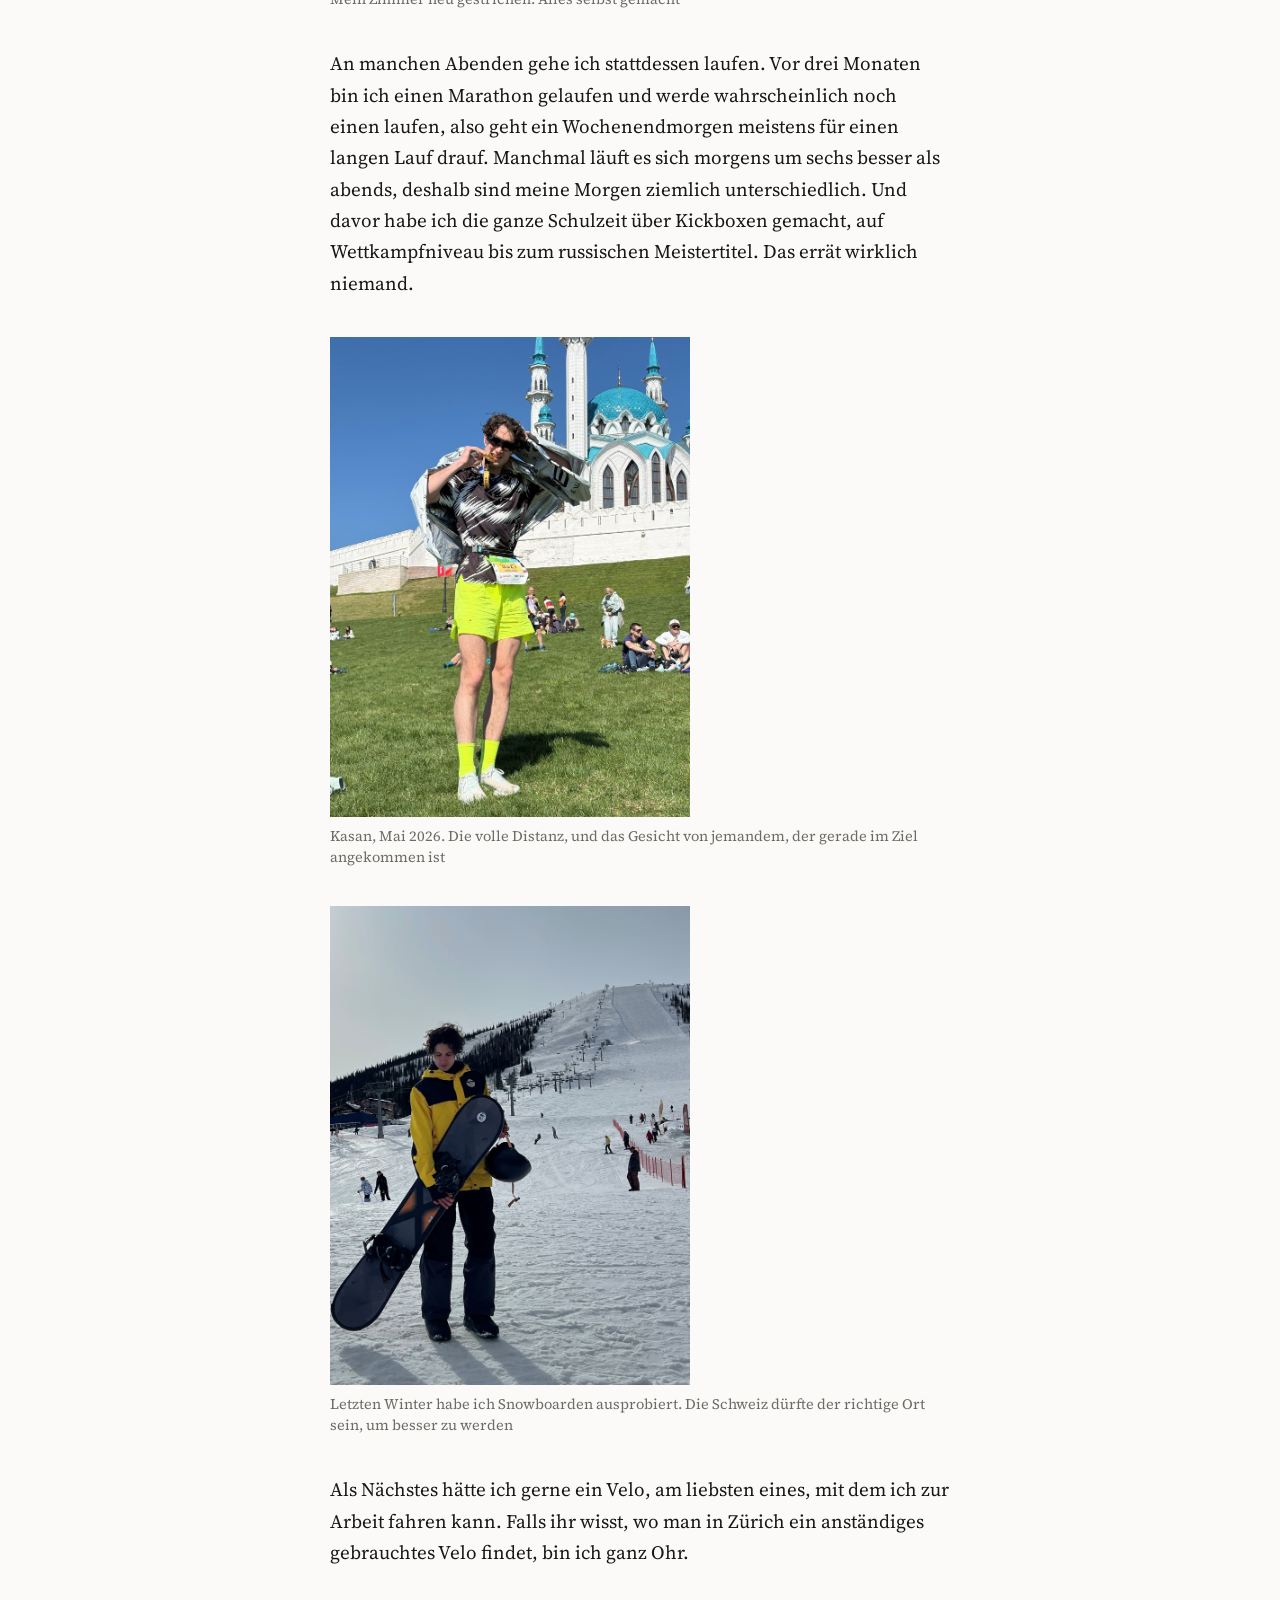
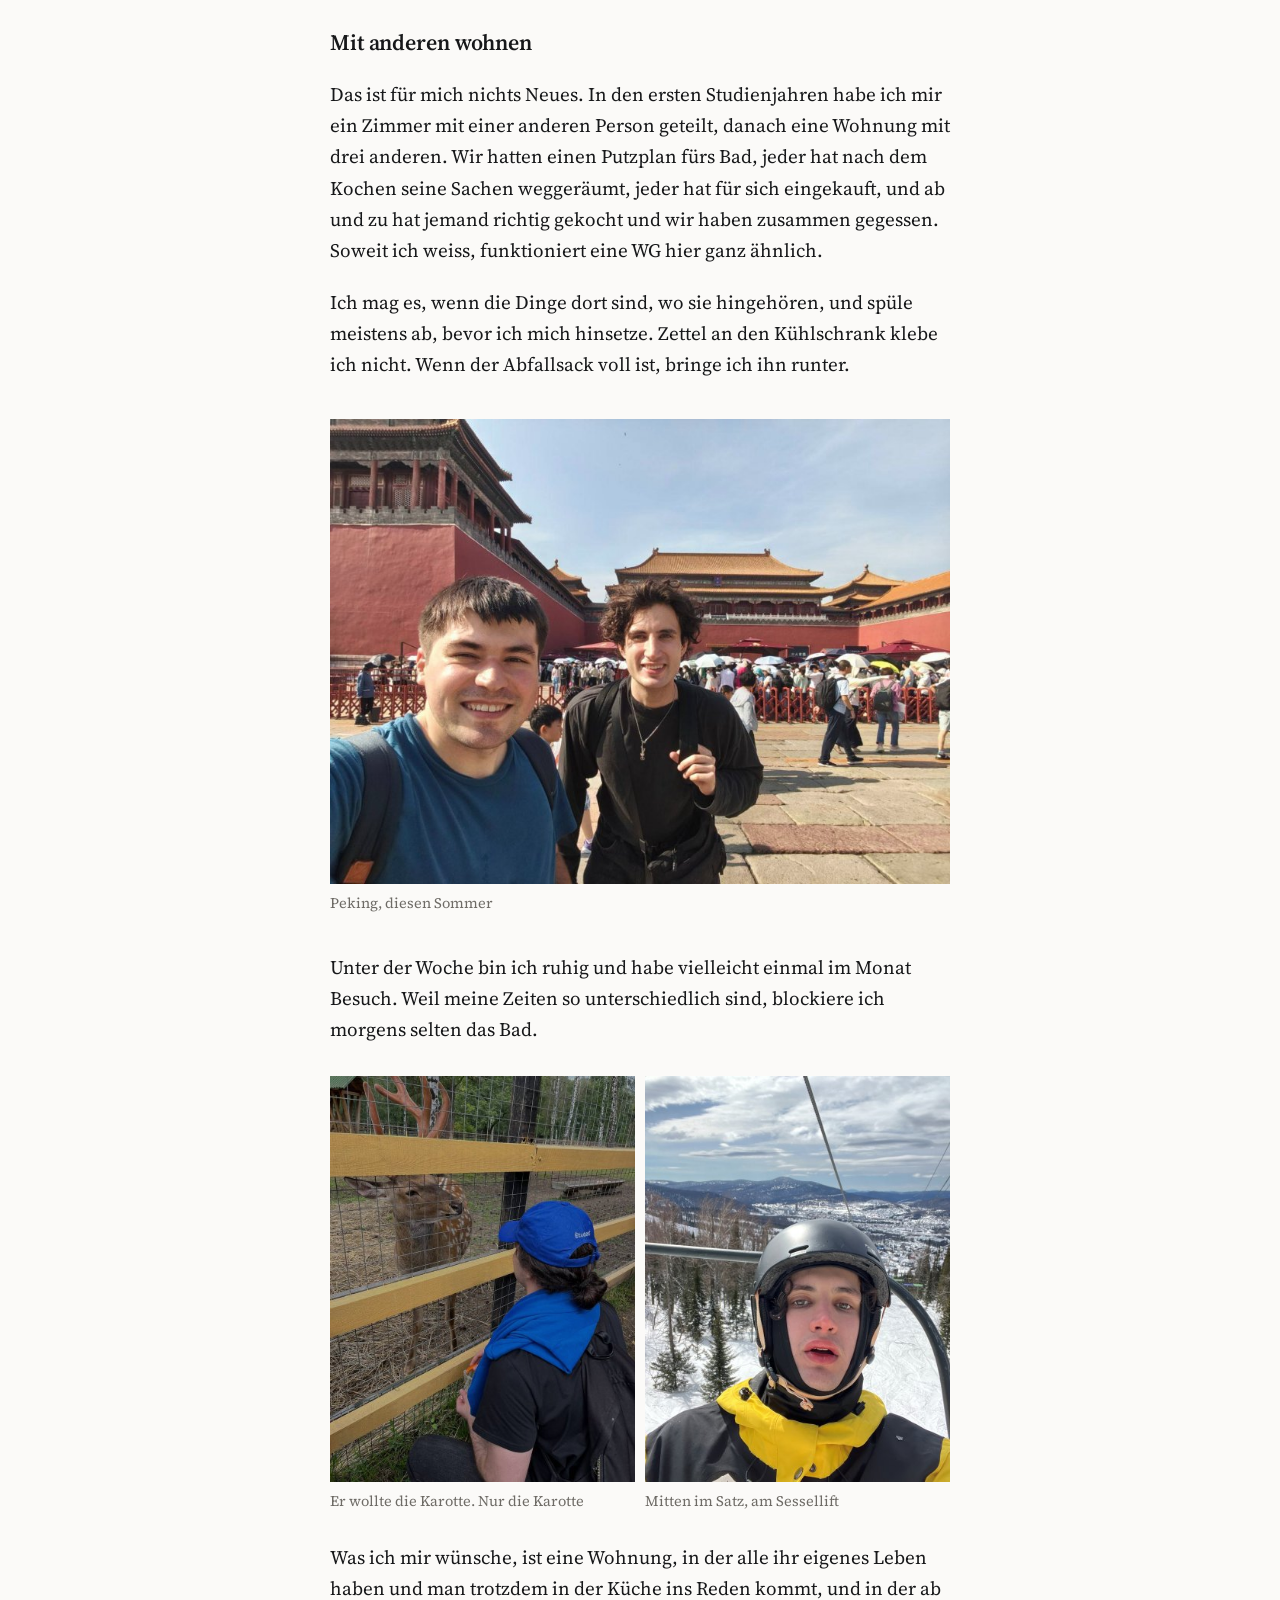
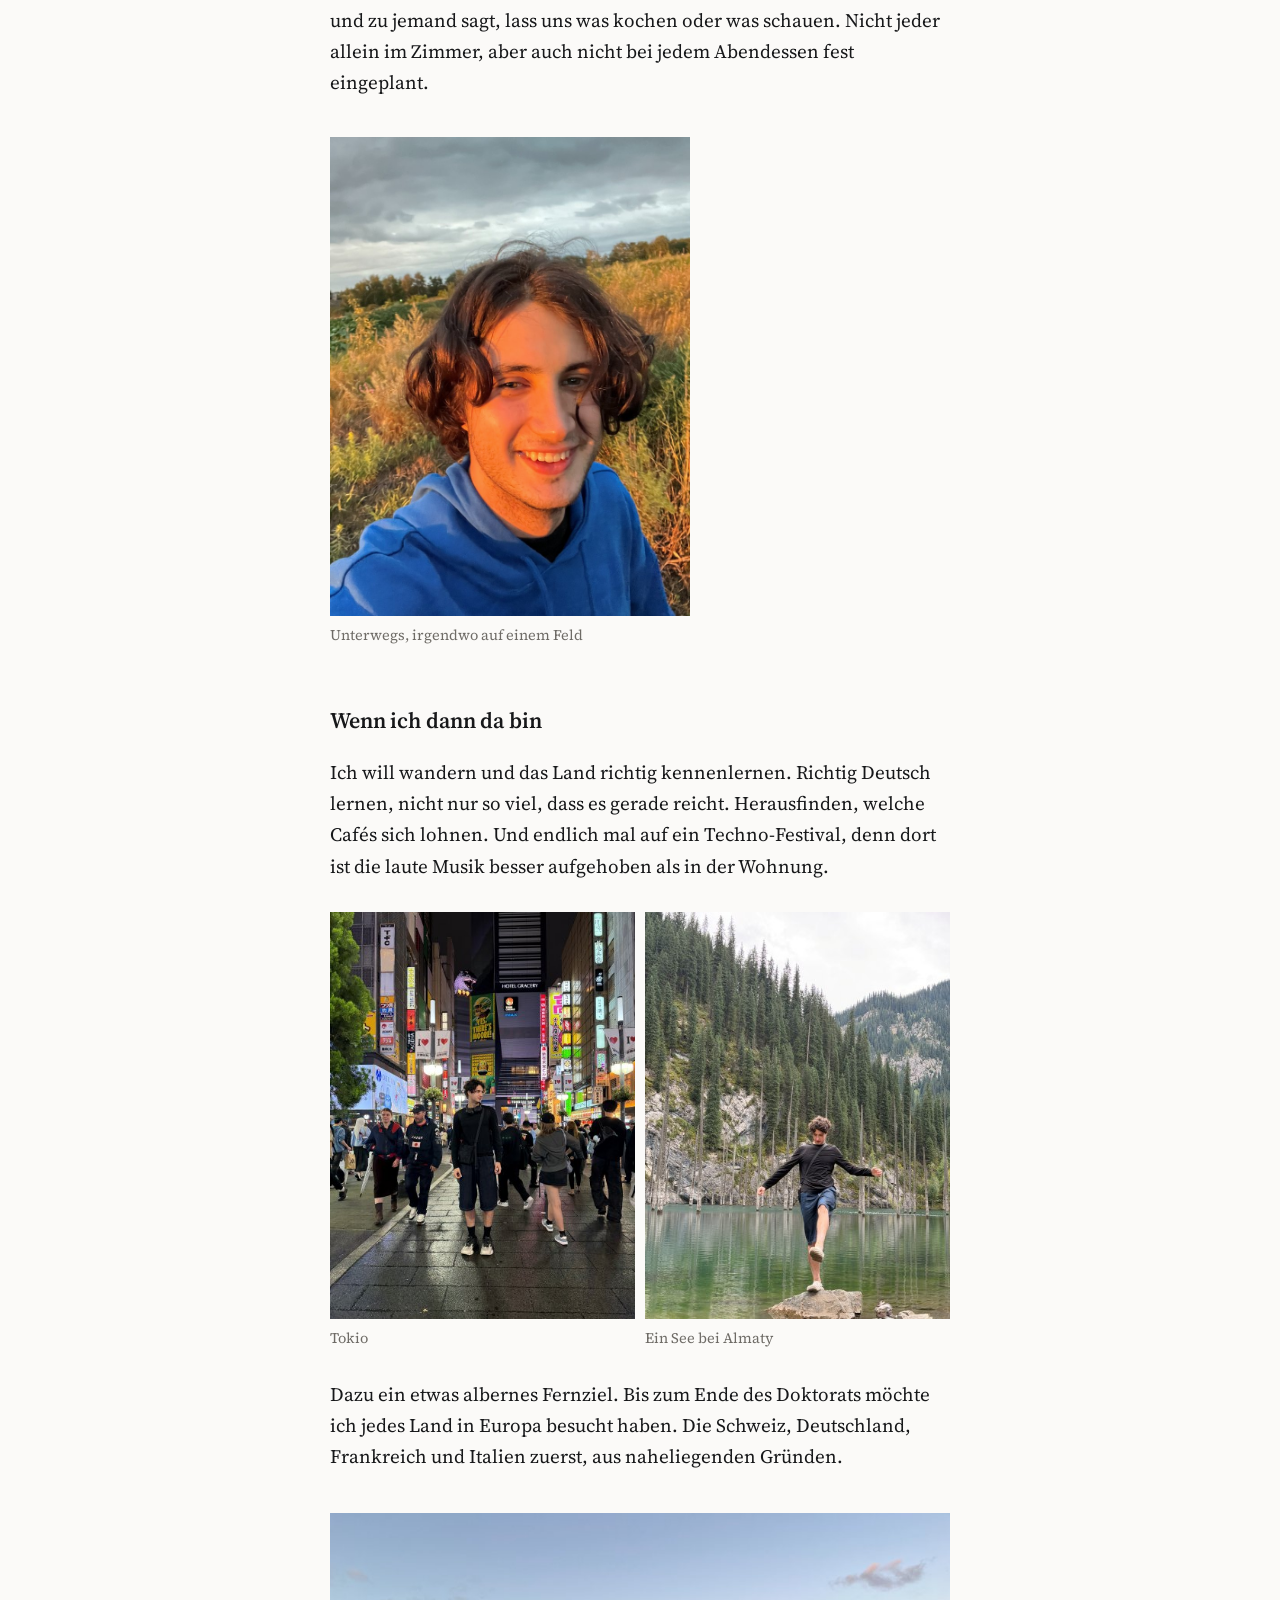
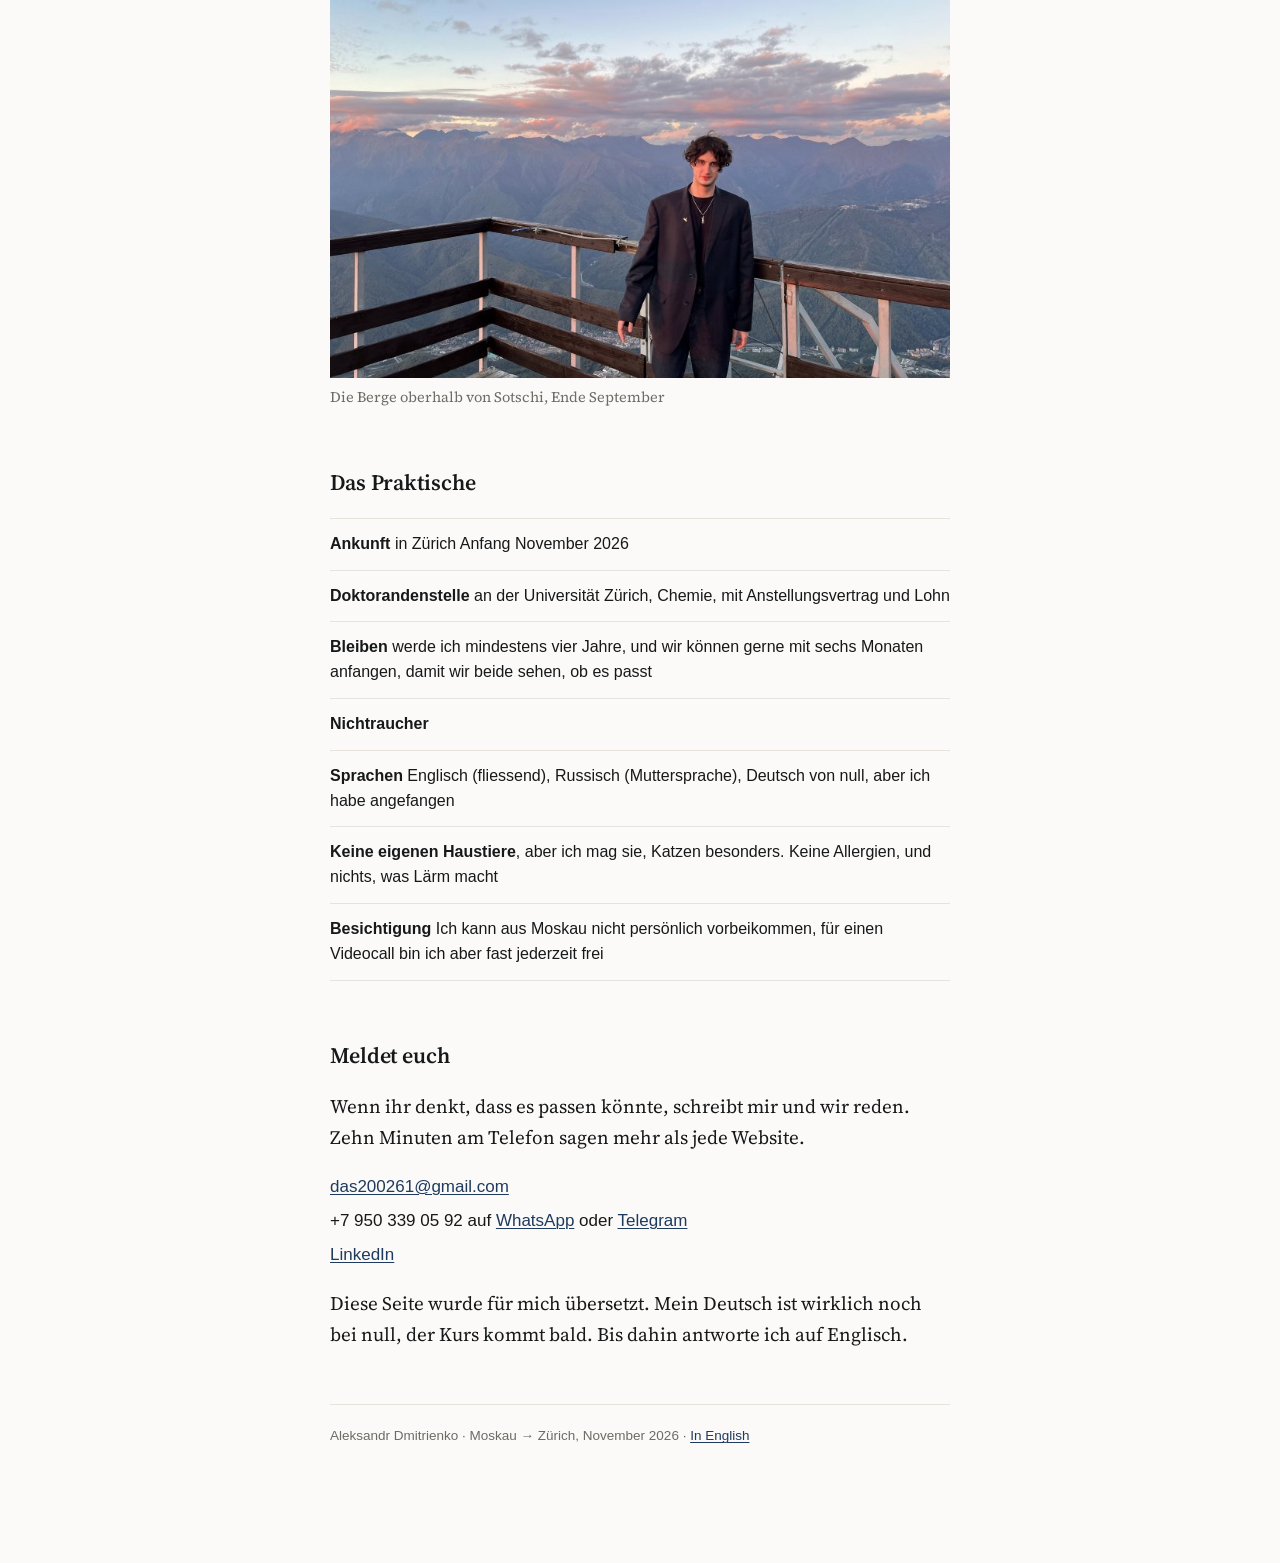
<file: de/index.html>
<!doctype html>
<html lang="de-CH">
<head>
<meta charset="utf-8">
<meta name="viewport" content="width=device-width, initial-scale=1">

<title>Aleksandr Dmitrienko sucht ein WG-Zimmer in Zürich</title>
<meta name="description" content="Chemiker, 24. Ab November 2026 in Zürich für das Doktorat an der Universität Zürich. Ich suche ein Zimmer in einer WG.">

<link rel="canonical" href="https://aleksandr-dmitrienko.github.io/de/">
<link rel="alternate" hreflang="en" href="https://aleksandr-dmitrienko.github.io/">
<link rel="alternate" hreflang="de" href="https://aleksandr-dmitrienko.github.io/de/">
<link rel="alternate" hreflang="x-default" href="https://aleksandr-dmitrienko.github.io/">

<meta property="og:type" content="profile">
<meta property="og:locale" content="de_CH">
<meta property="og:locale:alternate" content="en_GB">
<meta property="og:site_name" content="Aleksandr Dmitrienko">
<meta property="og:title" content="Aleksandr Dmitrienko sucht ein WG-Zimmer in Zürich">
<meta property="og:description" content="Chemiker, 24. Ab November in Zürich für das Doktorat. Ich suche ein Zimmer in einer WG.">
<meta property="og:url" content="https://aleksandr-dmitrienko.github.io/de/">
<meta property="og:image" content="https://aleksandr-dmitrienko.github.io/assets/img/og.jpg">
<meta property="og:image:width" content="1200">
<meta property="og:image:height" content="630">
<meta property="og:image:alt" content="Aleksandr, breit grinsend, vor einem Bergsee.">
<meta name="twitter:card" content="summary_large_image">

<meta name="theme-color" content="#FBFAF8">
<link rel="icon" href="../assets/favicon.svg" type="image/svg+xml">
<link rel="apple-touch-icon" href="../assets/apple-touch-icon.png">

<link rel="preconnect" href="https://fonts.googleapis.com">
<link rel="preconnect" href="https://fonts.gstatic.com" crossorigin>
<link rel="stylesheet" href="https://fonts.googleapis.com/css2?family=Source+Serif+4:opsz,wght@8..60,400;8..60,600&amp;display=swap">
<link rel="stylesheet" href="../assets/style.css">
</head>

<body>
<div class="wrap">

  <nav class="topbar" aria-label="Sprache">
    <a href="../index.html" hreflang="en">EN</a>
    <span class="sep">/</span>
    <a href="index.html" aria-current="page" hreflang="de">DE</a>
  </nav>

  <header>
    <h1>Aleksandr Dmitrienko</h1>
    <p class="standfirst">Chemiker, 24. Ab November in Zürich für mein Doktorat.<br>Ich suche ein Zimmer in einer WG.</p>
  </header>

  <figure>
    <img src="../assets/img/hero-800.jpg" width="800" height="1079" alt="Aleksandr vor der Lomonossow-Universität in Moskau, mit einem Strauss roter Tulpen." fetchpriority="high" decoding="async">
  </figure>

  <p>Hallo, ich bin Aleksandr. Ich bin 24. Im Juni habe ich meinen Master in Chemie an der Lomonossow-Universität Moskau abgeschlossen, und im November fange ich mein Doktorat an der Universität Zürich an.</p>

  <p>Seit ich 18 bin, arbeite ich im Labor, hauptsächlich organische Synthese und Katalyse. Sechs Jahre lang mehr oder weniger dasselbe, was vermutlich sehr nach Nerd klingt. Ich würde sagen, ich bin nur bei bestimmten Dingen einer.</p>

  <figure class="tall">
    <img src="../assets/img/graduation-800.jpg" srcset="../assets/img/graduation-800.jpg 800w, ../assets/img/graduation-1200.jpg 1200w" sizes="(min-width:700px) 360px, calc((100vw - 40px) * 0.68)" width="800" height="1016" alt="Aleksandr im Talar mit seinem Diplom vor dem Hauptgebäude der Lomonossow-Universität Moskau." loading="lazy" decoding="async">
    <figcaption>Lomonossow-Universität Moskau, Juni 2026</figcaption>
  </figure>

  <h2>Was ich eigentlich mache</h2>

  <p>Für das Doktorat werde ich Moleküle herstellen, die sich wie sehr kleine Magnete verhalten. Die Hoffnung ist, dass solche Moleküle irgendwann in Quantencomputern Informationen speichern könnten. In der Praxis ist das weniger spektakulär, als es klingt. Die meisten Tage bestehen aus Glaskolben, Abzügen, Geduld und Dingen, die nicht funktionieren. Auch deshalb fängt mein Abend meistens spät an.</p>

  <figure class="tall">
    <img src="../assets/img/lab-column-800.jpg" srcset="../assets/img/lab-column-800.jpg 800w, ../assets/img/lab-column-1200.jpg 1200w" sizes="(min-width:700px) 360px, calc((100vw - 40px) * 0.68)" width="800" height="1067" alt="Eine Chromatographiesäule aus Glas mit Banden in Dunkelblau, Grün, Orange und Rot." loading="lazy" decoding="async">
    <figcaption>Chromatographie. Jede Farbbande ist eine andere Verbindung, die sich langsam verabschiedet</figcaption>
  </figure>

  <p>Ausserhalb der Arbeit bin ich viel zu Fuss unterwegs. Letzten Sommer habe ich an einem Tag 100'000 Schritte durch Moskau gemacht, vor allem um zu sehen, ob ich das schaffe. Unter der Woche nichts in dieser Grössenordnung, aber für einen Spaziergang nach der Arbeit bin ich meistens zu haben.</p>

  <div class="pair">
    <figure>
      <img src="../assets/img/lab-funnel-400.jpg" srcset="../assets/img/lab-funnel-400.jpg 400w, ../assets/img/lab-funnel-520.jpg 520w" sizes="(min-width:700px) 305px, calc(50vw - 25px)" width="400" height="533" alt="Ein Scheidetrichter mit zwei Phasen, oben orange, unten rosa." loading="lazy" decoding="async">
    </figure>
    <figure>
      <img src="../assets/img/lab-flasks-400.jpg" srcset="../assets/img/lab-flasks-400.jpg 400w, ../assets/img/lab-flasks-520.jpg 520w" sizes="(min-width:700px) 305px, calc(50vw - 25px)" width="400" height="533" alt="Eine Hand hält zwei Kolben mit leuchtend blauer Lösung." loading="lazy" decoding="async">
    </figure>
  </div>

  <h2>Eine ganz normale Woche</h2>

  <p>Meistens bin ich bis sieben oder acht im Labor und um neun zu Hause. Dann koche ich und lasse nebenbei etwas laufen, meistens YouTube oder einen Podcast, ab und zu ein E-Sport-Turnier. Das meiste, was ich koche, ist einfach. Hähnchen mit Reis, Pasta, Rindfleisch, wenn mir danach ist, auch wenn Rindfleisch in Zürich angeblich ungefähr so viel kostet wie mein künftiger Mietanteil. Ab und zu werde ich ehrgeiziger, mache Sushi oder richtig gute Burger, backe etwas oder koche etwas Russisches.</p>

  <figure>
    <img src="../assets/img/food-800.jpg" srcset="../assets/img/food-800.jpg 800w, ../assets/img/food-1200.jpg 1200w" sizes="(min-width:700px) 620px, calc(100vw - 40px)" width="800" height="600" alt="Zwei Teller auf dem Tisch, Hähnchen mit Reis und Hähnchen mit Pasta." loading="lazy" decoding="async">
    <figcaption>Hähnchen mit Reis, Hähnchen mit Pasta. Meistens koche ich für zwei</figcaption>
  </figure>

  <figure class="tall">
    <img src="../assets/img/painting-800.jpg" srcset="../assets/img/painting-800.jpg 800w, ../assets/img/painting-1200.jpg 1200w" sizes="(min-width:700px) 360px, calc((100vw - 40px) * 0.68)" width="800" height="1067" alt="Aleksandr streicht nachts eine Wand mit einer Farbrolle, in farbverschmierten Jeans." loading="lazy" decoding="async">
    <figcaption>Mein Zimmer neu gestrichen. Alles selbst gemacht</figcaption>
  </figure>

  <p>An manchen Abenden gehe ich stattdessen laufen. Vor drei Monaten bin ich einen Marathon gelaufen und werde wahrscheinlich noch einen laufen, also geht ein Wochenendmorgen meistens für einen langen Lauf drauf. Manchmal läuft es sich morgens um sechs besser als abends, deshalb sind meine Morgen ziemlich unterschiedlich. Und davor habe ich die ganze Schulzeit über Kickboxen gemacht, auf Wettkampfniveau bis zum russischen Meistertitel. Das errät wirklich niemand.</p>

  <figure class="tall">
    <img src="../assets/img/marathon-800.jpg" srcset="../assets/img/marathon-800.jpg 800w, ../assets/img/marathon-1200.jpg 1200w" sizes="(min-width:700px) 360px, calc((100vw - 40px) * 0.68)" width="800" height="1067" alt="Aleksandr direkt nach dem Marathon, in eine Rettungsdecke gewickelt, mit Medaille, vor dem Kreml von Kasan." loading="lazy" decoding="async">
    <figcaption>Kasan, Mai 2026. Die volle Distanz, und das Gesicht von jemandem, der gerade im Ziel angekommen ist</figcaption>
  </figure>

  <figure class="tall">
    <img src="../assets/img/snowboard-800.jpg" srcset="../assets/img/snowboard-800.jpg 800w, ../assets/img/snowboard-1200.jpg 1200w" sizes="(min-width:700px) 360px, calc((100vw - 40px) * 0.68)" width="800" height="1067" alt="Aleksandr steht mit einem Snowboard auf einer Skipiste." loading="lazy" decoding="async">
    <figcaption>Letzten Winter habe ich Snowboarden ausprobiert. Die Schweiz dürfte der richtige Ort sein, um besser zu werden</figcaption>
  </figure>

  <p>Als Nächstes hätte ich gerne ein Velo, am liebsten eines, mit dem ich zur Arbeit fahren kann. Falls ihr wisst, wo man in Zürich ein anständiges gebrauchtes Velo findet, bin ich ganz Ohr.</p>

  <h2>Mit anderen wohnen</h2>

  <p>Das ist für mich nichts Neues. In den ersten Studienjahren habe ich mir ein Zimmer mit einer anderen Person geteilt, danach eine Wohnung mit drei anderen. Wir hatten einen Putzplan fürs Bad, jeder hat nach dem Kochen seine Sachen weggeräumt, jeder hat für sich eingekauft, und ab und zu hat jemand richtig gekocht und wir haben zusammen gegessen. Soweit ich weiss, funktioniert eine WG hier ganz ähnlich.</p>

  <p>Ich mag es, wenn die Dinge dort sind, wo sie hingehören, und spüle meistens ab, bevor ich mich hinsetze. Zettel an den Kühlschrank klebe ich nicht. Wenn der Abfallsack voll ist, bringe ich ihn runter.</p>

  <figure>
    <img src="../assets/img/beijing-800.jpg" srcset="../assets/img/beijing-800.jpg 800w, ../assets/img/beijing-1200.jpg 1200w" sizes="(min-width:700px) 620px, calc(100vw - 40px)" width="800" height="600" alt="Aleksandr und ein Freund machen ein Selfie vor der Verbotenen Stadt in Peking." loading="lazy" decoding="async">
    <figcaption>Peking, diesen Sommer</figcaption>
  </figure>

  <p>Unter der Woche bin ich ruhig und habe vielleicht einmal im Monat Besuch. Weil meine Zeiten so unterschiedlich sind, blockiere ich morgens selten das Bad.</p>

  <div class="pair">
    <figure>
      <img src="../assets/img/deer-400.jpg" srcset="../assets/img/deer-400.jpg 400w, ../assets/img/deer-520.jpg 520w" sizes="(min-width:700px) 305px, calc(50vw - 25px)" width="400" height="533" alt="Aleksandr hockt an einem Zaun und füttert einen Sikahirsch mit einer Karotte." loading="lazy" decoding="async">
      <figcaption>Er wollte die Karotte. Nur die Karotte</figcaption>
    </figure>
    <figure>
      <img src="../assets/img/chairlift-400.jpg" srcset="../assets/img/chairlift-400.jpg 400w, ../assets/img/chairlift-520.jpg 520w" sizes="(min-width:700px) 305px, calc(50vw - 25px)" width="400" height="533" alt="Aleksandr mit Helm auf einem Sessellift, verschneite Berge im Hintergrund." loading="lazy" decoding="async">
      <figcaption>Mitten im Satz, am Sessellift</figcaption>
    </figure>
  </div>

  <p>Was ich mir wünsche, ist eine Wohnung, in der alle ihr eigenes Leben haben und man trotzdem in der Küche ins Reden kommt, und in der ab und zu jemand sagt, lass uns was kochen oder was schauen. Nicht jeder allein im Zimmer, aber auch nicht bei jedem Abendessen fest eingeplant.</p>

  <figure class="tall">
    <img src="../assets/img/portrait-800.jpg" srcset="../assets/img/portrait-800.jpg 800w, ../assets/img/portrait-1200.jpg 1200w" sizes="(min-width:700px) 360px, calc((100vw - 40px) * 0.68)" width="800" height="1067" alt="Aleksandr lacht, im blauen Hoodie, auf einem Feld bei Sonnenuntergang." loading="lazy" decoding="async">
    <figcaption>Unterwegs, irgendwo auf einem Feld</figcaption>
  </figure>

  <h2>Wenn ich dann da bin</h2>

  <p>Ich will wandern und das Land richtig kennenlernen. Richtig Deutsch lernen, nicht nur so viel, dass es gerade reicht. Herausfinden, welche Cafés sich lohnen. Und endlich mal auf ein Techno-Festival, denn dort ist die laute Musik besser aufgehoben als in der Wohnung.</p>

  <div class="pair">
    <figure>
      <img src="../assets/img/tokyo-400.jpg" srcset="../assets/img/tokyo-400.jpg 400w, ../assets/img/tokyo-520.jpg 520w" sizes="(min-width:700px) 305px, calc(50vw - 25px)" width="400" height="533" alt="Aleksandr in einer neonbeleuchteten Strasse in Tokio bei Nacht." loading="lazy" decoding="async">
      <figcaption>Tokio</figcaption>
    </figure>
    <figure>
      <img src="../assets/img/almaty-lake-400.jpg" srcset="../assets/img/almaty-lake-400.jpg 400w, ../assets/img/almaty-lake-520.jpg 520w" sizes="(min-width:700px) 305px, calc(50vw - 25px)" width="400" height="533" alt="Aleksandr balanciert auf einem Stein an einem See, aus dem abgestorbene Bäume ragen." loading="lazy" decoding="async">
      <figcaption>Ein See bei Almaty</figcaption>
    </figure>
  </div>

  <p>Dazu ein etwas albernes Fernziel. Bis zum Ende des Doktorats möchte ich jedes Land in Europa besucht haben. Die Schweiz, Deutschland, Frankreich und Italien zuerst, aus naheliegenden Gründen.</p>

  <figure class="wide">
    <img src="../assets/img/mountains-800.jpg" srcset="../assets/img/mountains-800.jpg 800w, ../assets/img/mountains-1200.jpg 1200w" sizes="(min-width:700px) 620px, calc(100vw - 40px)" width="800" height="600" alt="Bergketten bei Sonnenuntergang, von einer Aussichtsplattform aus, mit einem Tal darunter." loading="lazy" decoding="async">
    <figcaption>Die Berge oberhalb von Sotschi, Ende September</figcaption>
  </figure>

  <h2>Das Praktische</h2>

  <ul class="facts">
    <li><b>Ankunft</b> in Zürich Anfang November 2026</li>
    <li><b>Doktorandenstelle</b> an der Universität Zürich, Chemie, mit Anstellungsvertrag und Lohn</li>
    <li><b>Bleiben</b> werde ich mindestens vier Jahre, und wir können gerne mit sechs Monaten anfangen, damit wir beide sehen, ob es passt</li>
    <li><b>Nichtraucher</b></li>
    <li><b>Sprachen</b> Englisch (fliessend), Russisch (Muttersprache), Deutsch von null, aber ich habe angefangen</li>
    <li><b>Keine eigenen Haustiere</b>, aber ich mag sie, Katzen besonders. Keine Allergien, und nichts, was Lärm macht</li>
    <li><b>Besichtigung</b> Ich kann aus Moskau nicht persönlich vorbeikommen, für einen Videocall bin ich aber fast jederzeit frei</li>
  </ul>

  <h2>Meldet euch</h2>

  <div class="contact">
    <p>Wenn ihr denkt, dass es passen könnte, schreibt mir und wir reden. Zehn Minuten am Telefon sagen mehr als jede Website.</p>
    <p class="contact-links">
      <a href="mailto:das200261@gmail.com">das200261@gmail.com</a><br>
      +7 950 339 05 92 auf <a href="https://wa.me/79503390592">WhatsApp</a> oder <a href="https://t.me/+79503390592">Telegram</a><br>
      <a href="https://www.linkedin.com/in/alexander-dmitrienko/" rel="me">LinkedIn</a>
    </p>
    <p>Diese Seite wurde für mich übersetzt. Mein Deutsch ist wirklich noch bei null, der Kurs kommt bald. Bis dahin antworte ich auf Englisch.</p>
  </div>

  <footer>
    <p>Aleksandr Dmitrienko &middot; Moskau &rarr; Zürich, November 2026 &middot; <a href="../index.html" hreflang="en">In English</a></p>
  </footer>

</div>
</body>
</html>
</file>
<file: assets/style.css>
/* ---------------------------------------------------------------
   Aleksandr Dmitrienko — personal site
   One column, one serif, no cards, no shadows.
   --------------------------------------------------------------- */

:root{
  --bg:        #FBFAF8;
  --text:      #17181A;
  --muted:     #6E6B66;
  --border:    #E7E3DC;
  --accent:    #1F3A5F;
  --accent-h:  #16283F;

  --col:  620px;
  --pad:  20px;

  --serif: "Source Serif 4", Georgia, "Iowan Old Style", "Times New Roman", serif;
  --sans:  -apple-system, BlinkMacSystemFont, "Segoe UI", Roboto, Helvetica, Arial, sans-serif;

  color-scheme: light;
}

*, *::before, *::after { box-sizing: border-box; }

html { -webkit-text-size-adjust: 100%; }

body{
  margin:0;
  background: var(--bg);
  color: var(--text);
  font-family: var(--serif);
  font-size: 18px;
  line-height: 1.65;
  font-weight: 400;
  -webkit-font-smoothing: antialiased;
  text-rendering: optimizeLegibility;
}

.wrap{
  max-width: calc(var(--col) + var(--pad) * 2);
  margin: 0 auto;
  padding: 0 var(--pad) 72px;
}

/* --- language switcher ------------------------------------------------ */

.topbar{
  display: flex;
  justify-content: flex-end;
  padding-top: 18px;
  font-family: var(--sans);
  font-size: 13px;
  letter-spacing: .04em;
}
.topbar a, .topbar span{ padding: 2px 0; }
.topbar span{ color: var(--muted); }
.topbar .sep{ margin: 0 8px; color: var(--border); }
.topbar [aria-current]{ color: var(--text); text-decoration: none; cursor: default; }

/* --- header ----------------------------------------------------------- */

header{ margin: 34px 0 30px; }

h1{
  font-size: 30px;
  line-height: 1.2;
  font-weight: 600;
  margin: 0 0 14px;
  letter-spacing: -0.01em;
}

.standfirst{
  margin: 0;
  color: var(--muted);
  font-size: 18px;
  line-height: 1.5;
}

/* --- text ------------------------------------------------------------- */

p{ margin: 0 0 20px; }

h2{
  font-size: 20px;
  font-weight: 600;
  margin: 46px 0 18px;
  letter-spacing: -0.005em;
}

a{ color: var(--accent); text-decoration: underline; text-underline-offset: 2px; text-decoration-thickness: 1px; }
a:hover{ color: var(--accent-h); }

/* --- figures ---------------------------------------------------------- */

figure{
  margin: 30px 0;
}
figure img{
  display: block;
  width: 100%;
  height: auto;
  background: var(--border);
  filter: saturate(0.95);
}
figcaption{
  margin-top: 9px;
  font-size: 14.5px;
  line-height: 1.45;
  color: var(--muted);
}

/* the one wide photo */
figure.wide{ margin: 40px 0; }

/* Portrait photos are shown narrower than the column. A 3:4 image at full
   column width eats about 60% of a phone screen, which makes the page a
   slog to scroll. No cropping, just less width. */
figure.tall img{ width: 68%; }

/* the small pair */
.pair{
  display: grid;
  grid-template-columns: 1fr 1fr;
  gap: 10px;
  margin: 30px 0;
}
.pair figure{ margin: 0; }

/* --- facts ------------------------------------------------------------ */

.facts{
  font-family: var(--sans);
  font-size: 16px;
  line-height: 1.55;
  list-style: none;
  margin: 0;
  padding: 0;
  border-top: 1px solid var(--border);
}
.facts li{
  padding: 13px 0;
  border-bottom: 1px solid var(--border);
}
.facts b{ font-weight: 600; }

/* --- contact ---------------------------------------------------------- */

.contact p{ margin-bottom: 16px; }

.contact-links{
  font-family: var(--sans);
  font-size: 17px;
  line-height: 2;
}

footer{
  margin-top: 54px;
  padding-top: 20px;
  border-top: 1px solid var(--border);
  font-family: var(--sans);
  font-size: 13.5px;
  line-height: 1.6;
  color: var(--muted);
}

/* --- larger screens --------------------------------------------------- */

@media (min-width: 700px){
  body{ font-size: 19px; }
  h1{ font-size: 38px; }
  h2{ font-size: 22px; margin-top: 56px; }
  .standfirst{ font-size: 19px; }
  figure{ margin: 38px 0; }
  .wrap{ padding-bottom: 96px; }
  /* the column is wider here, so the same percentage would make portrait
     photos taller again. Hold them to roughly 360px across. */
  figure.tall img{ width: 58%; }
}
</file>
